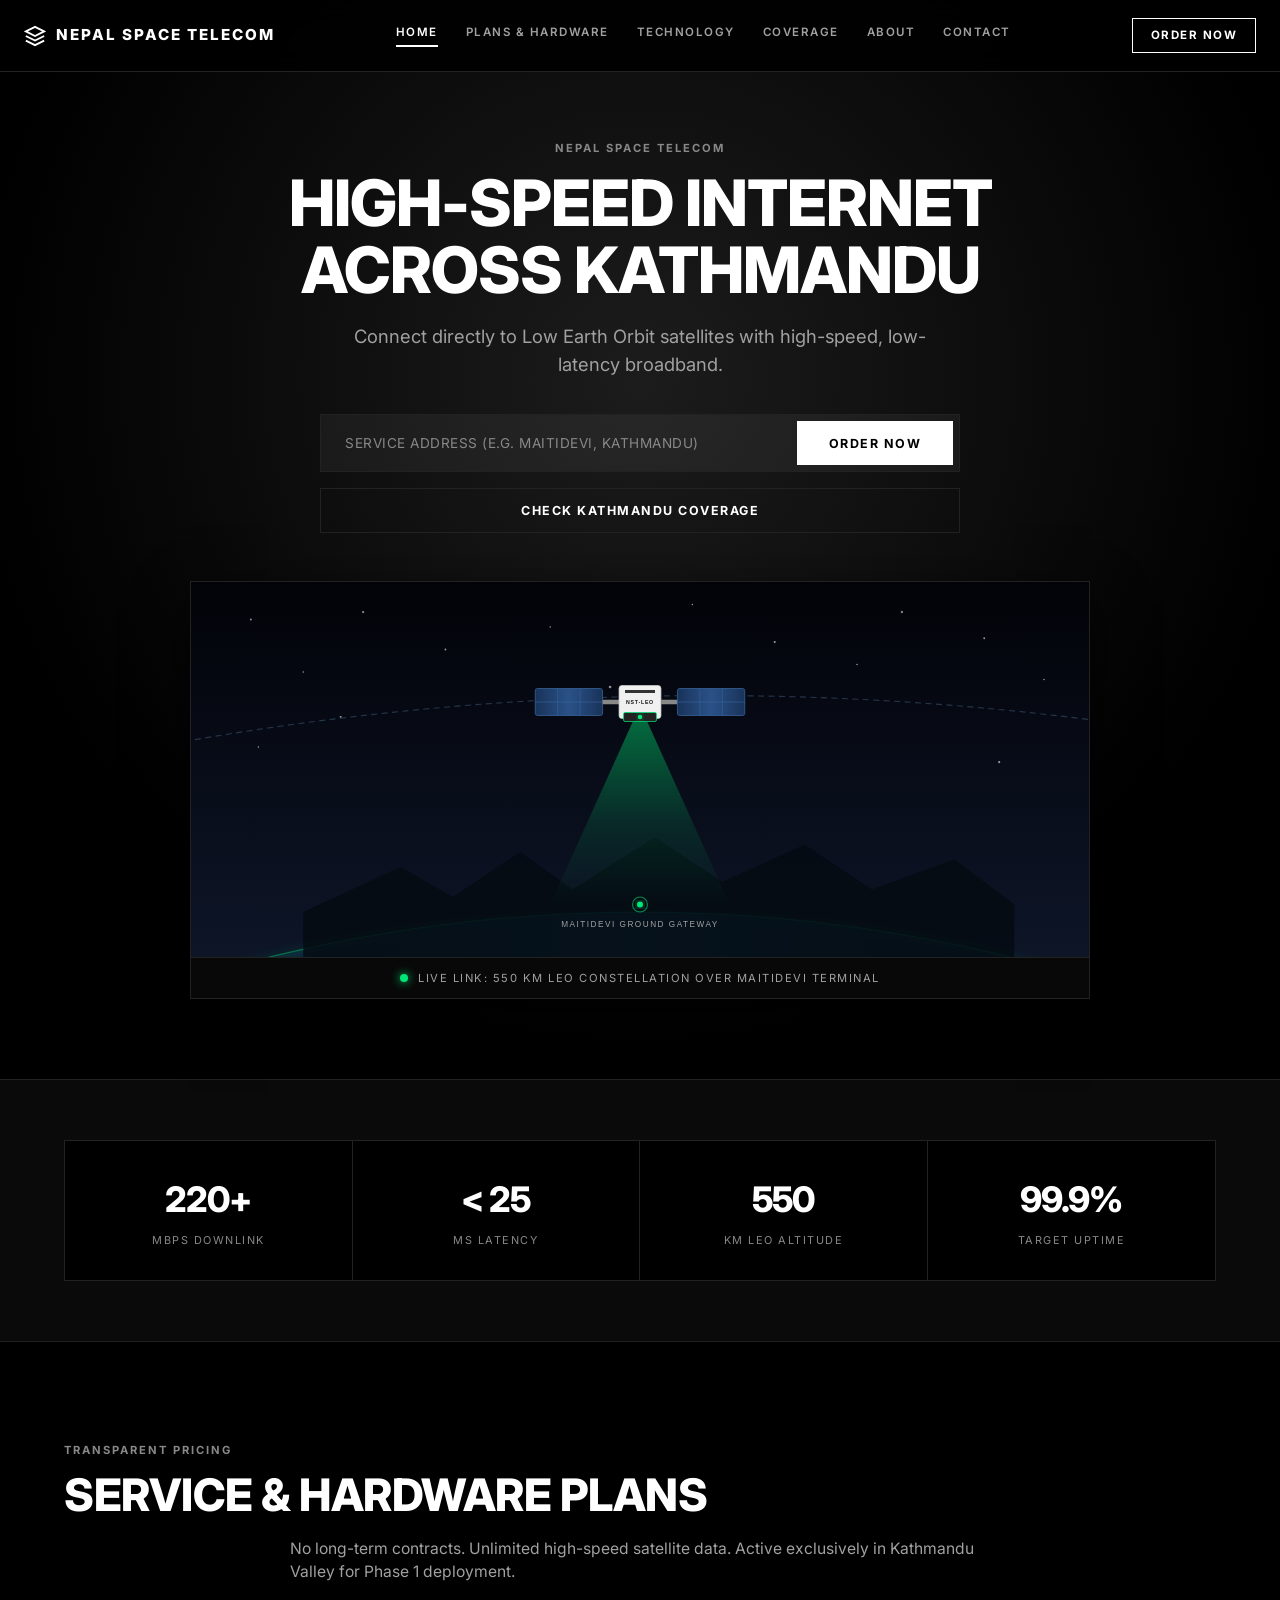
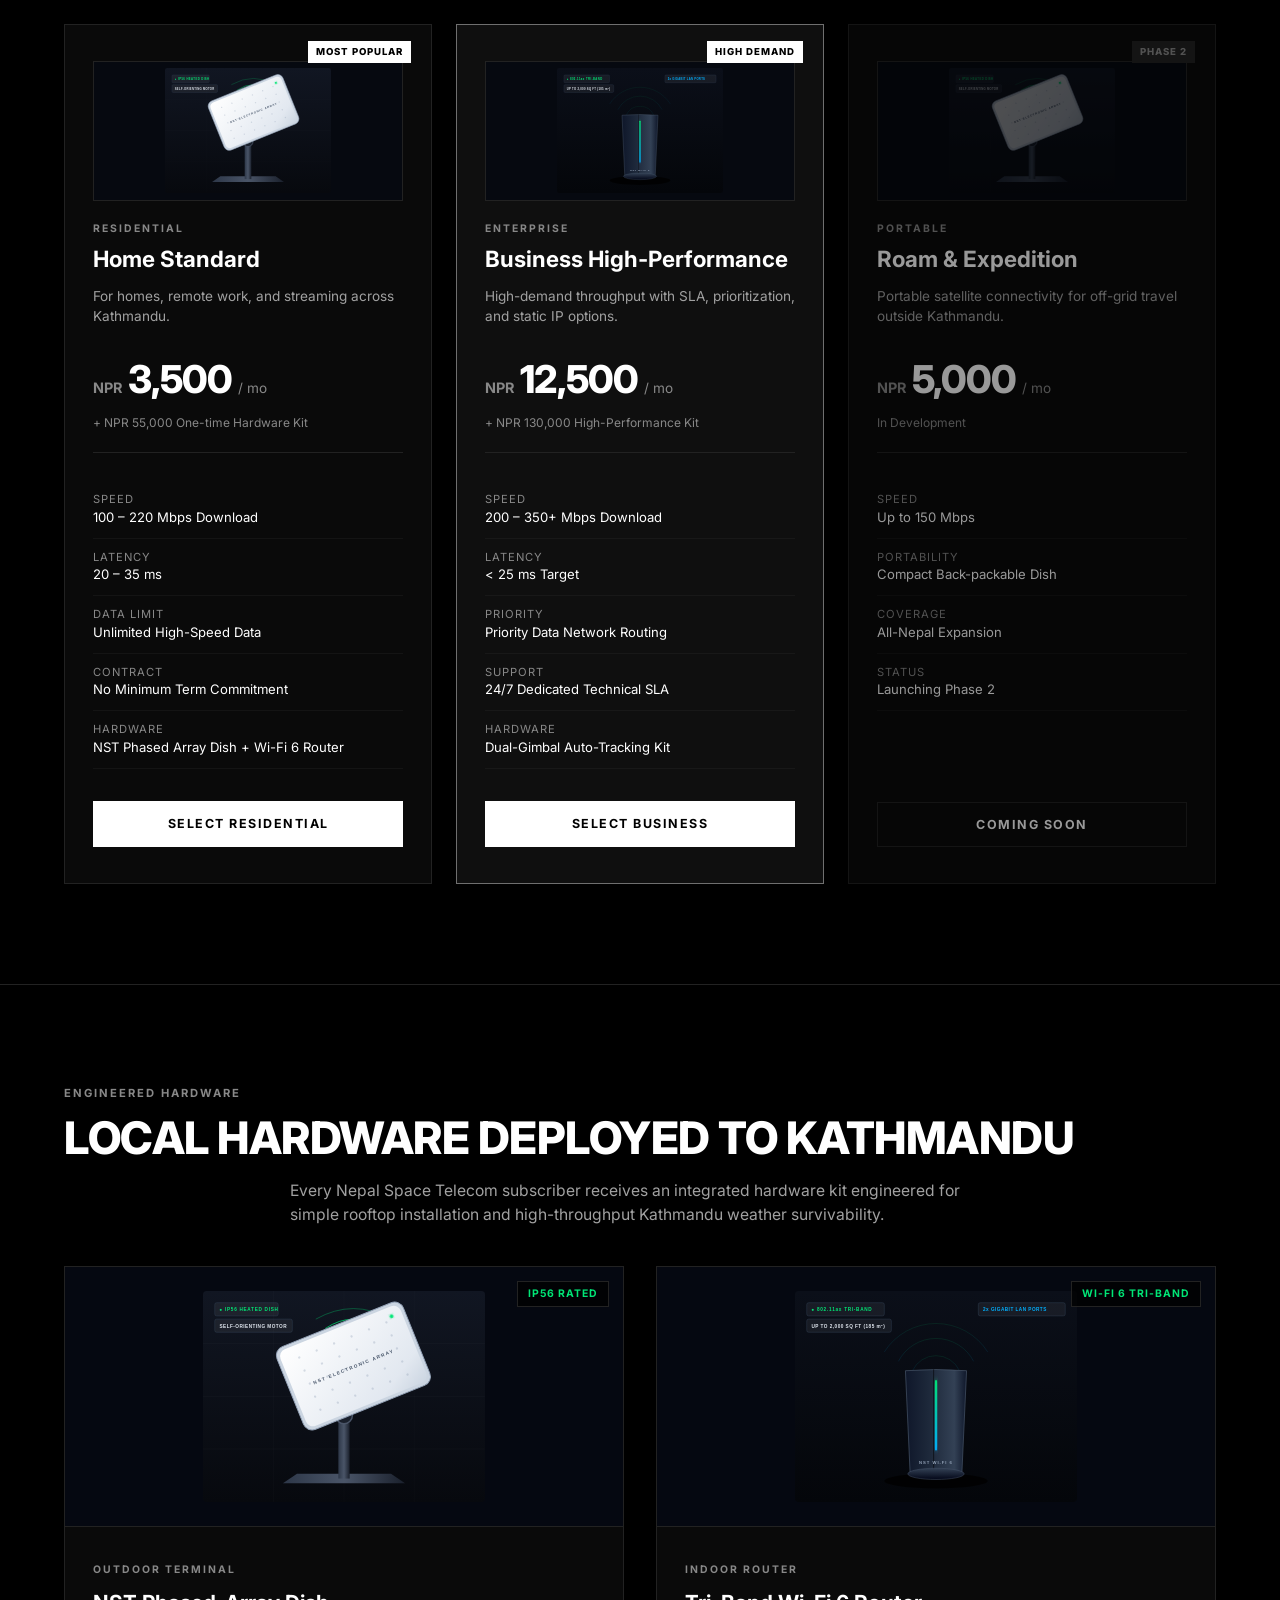
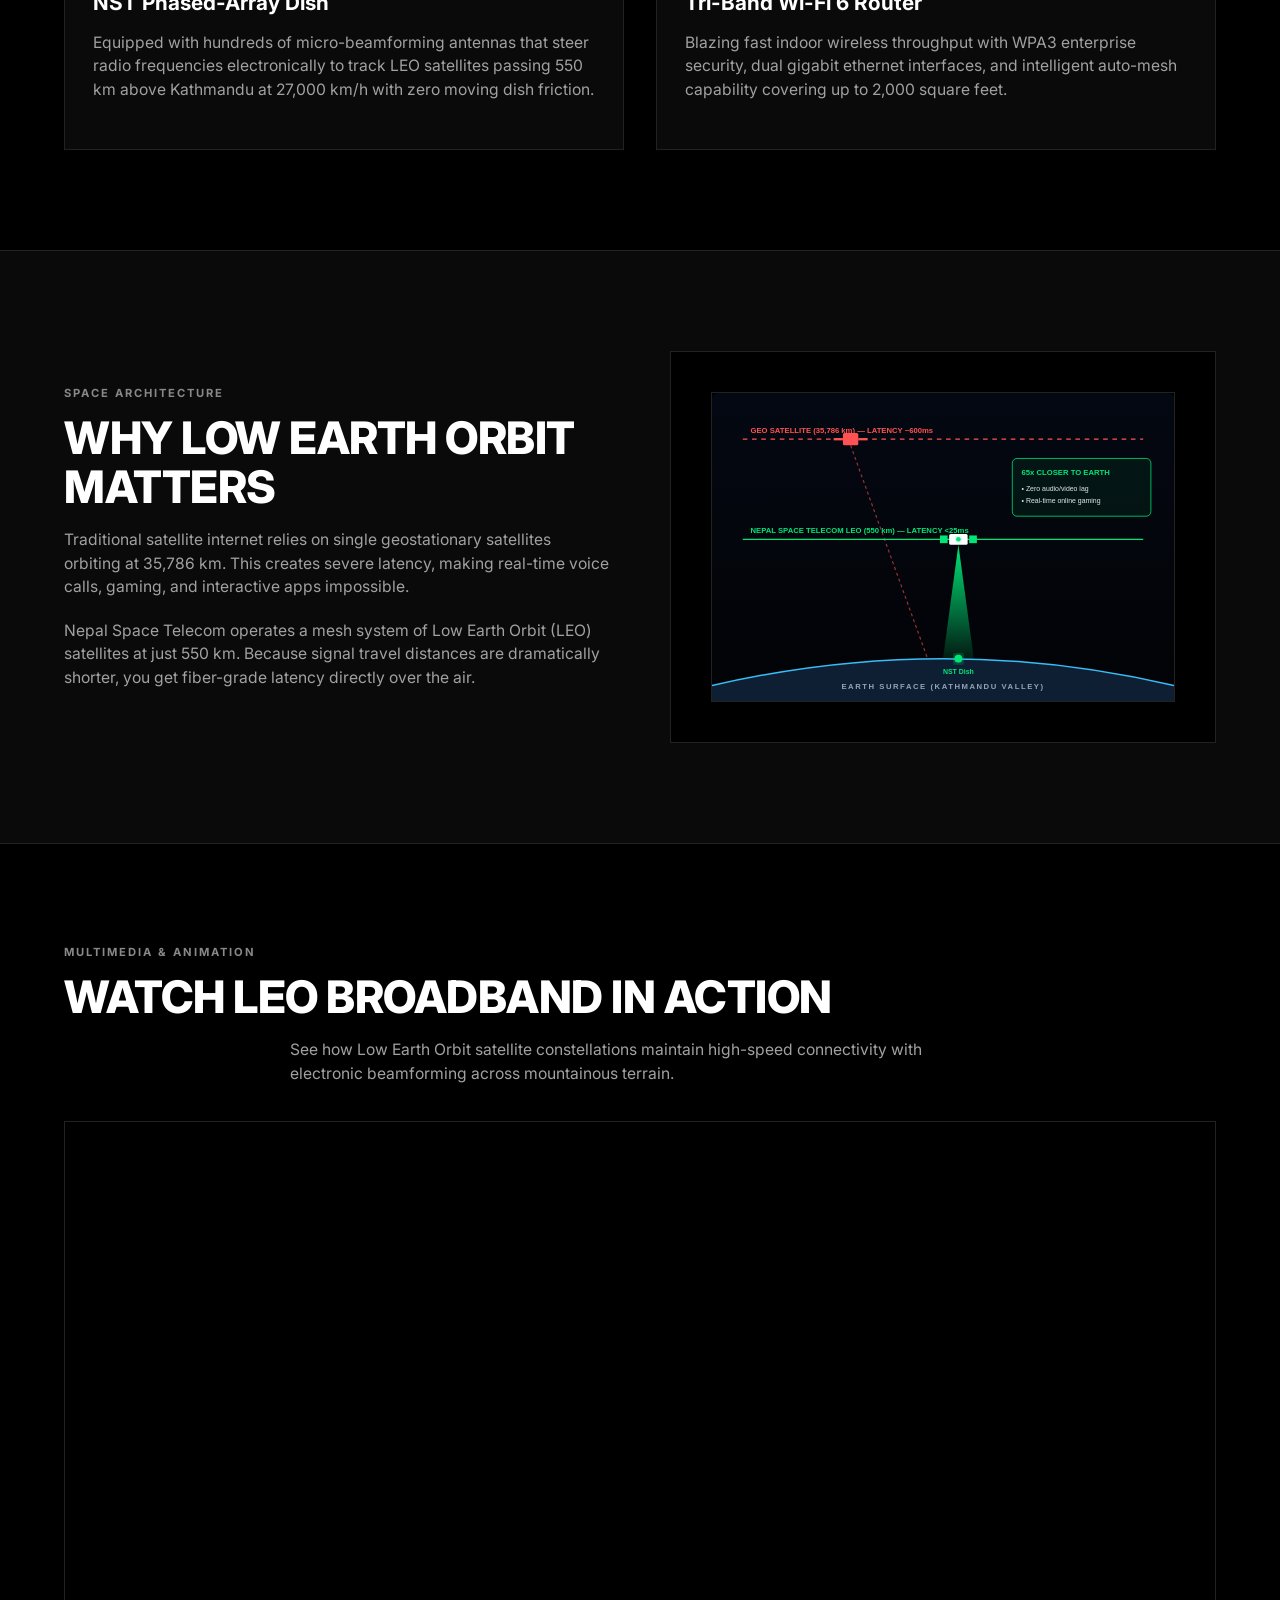
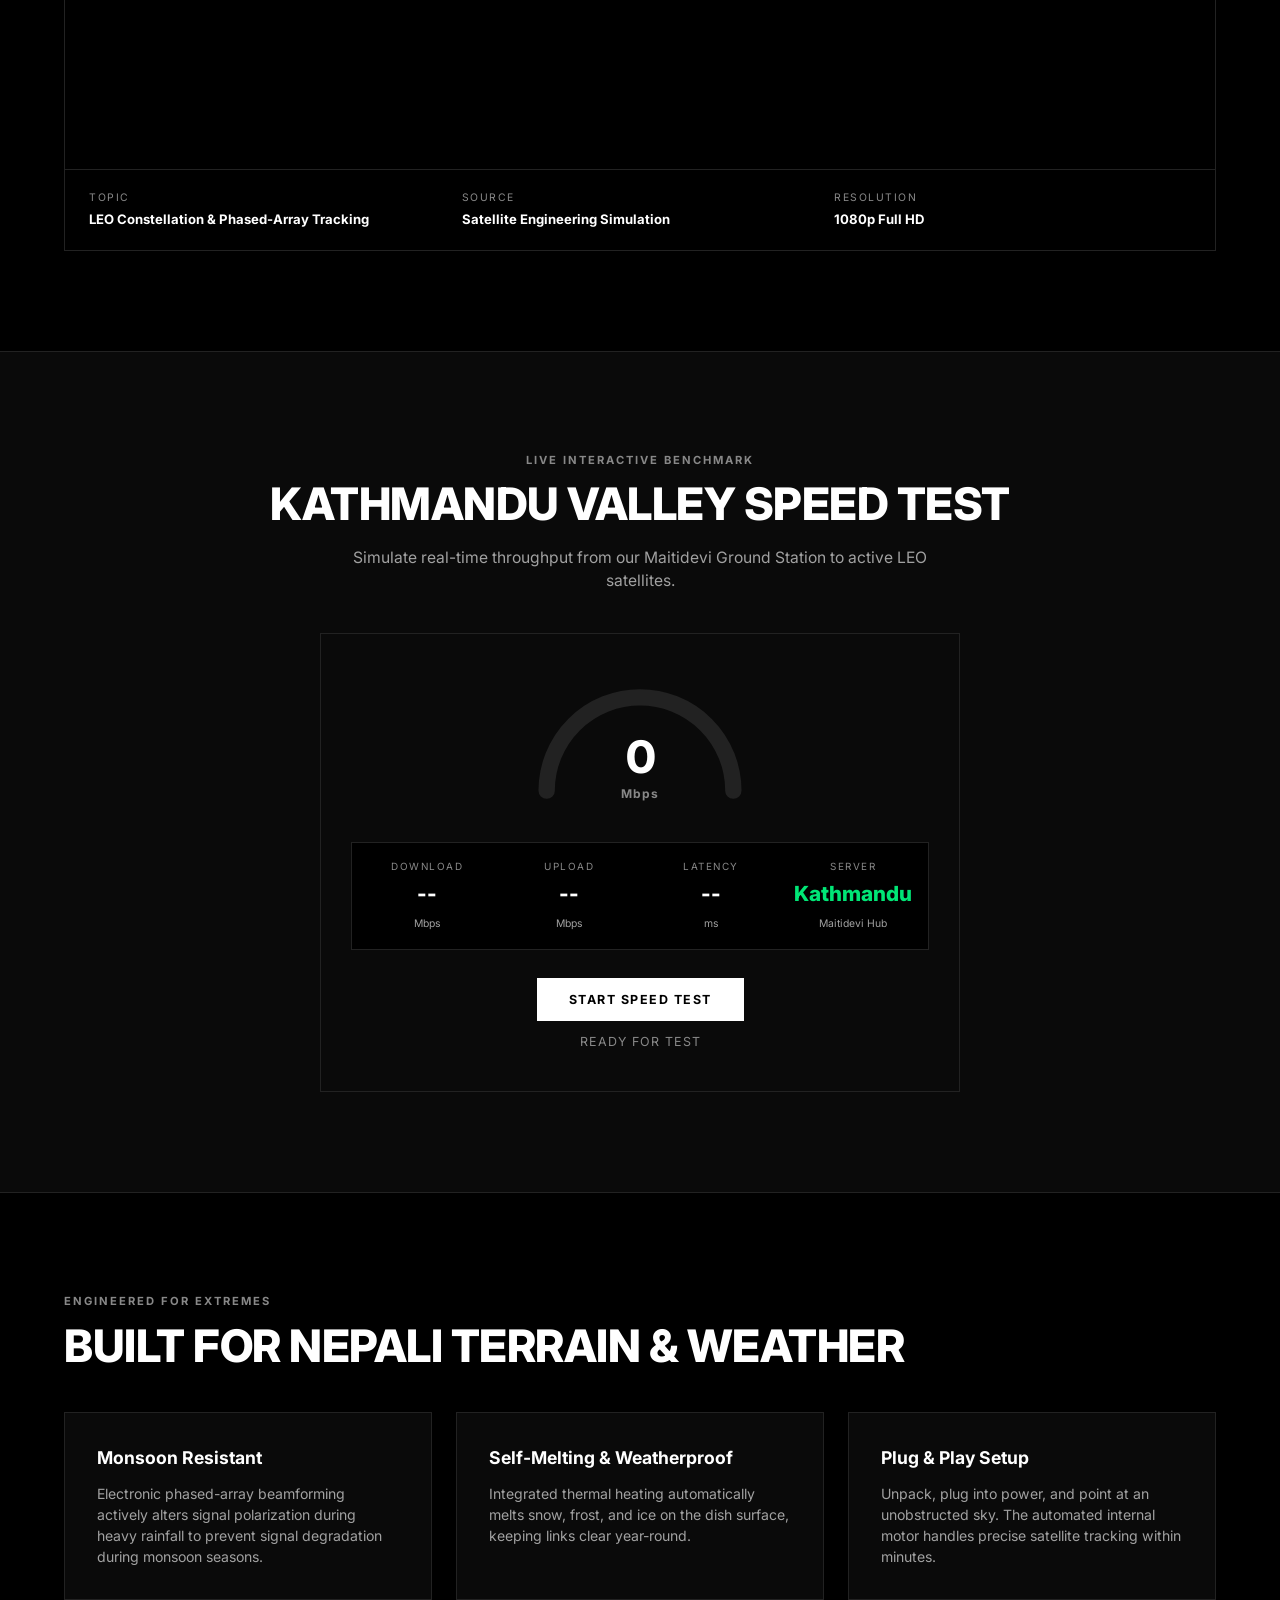
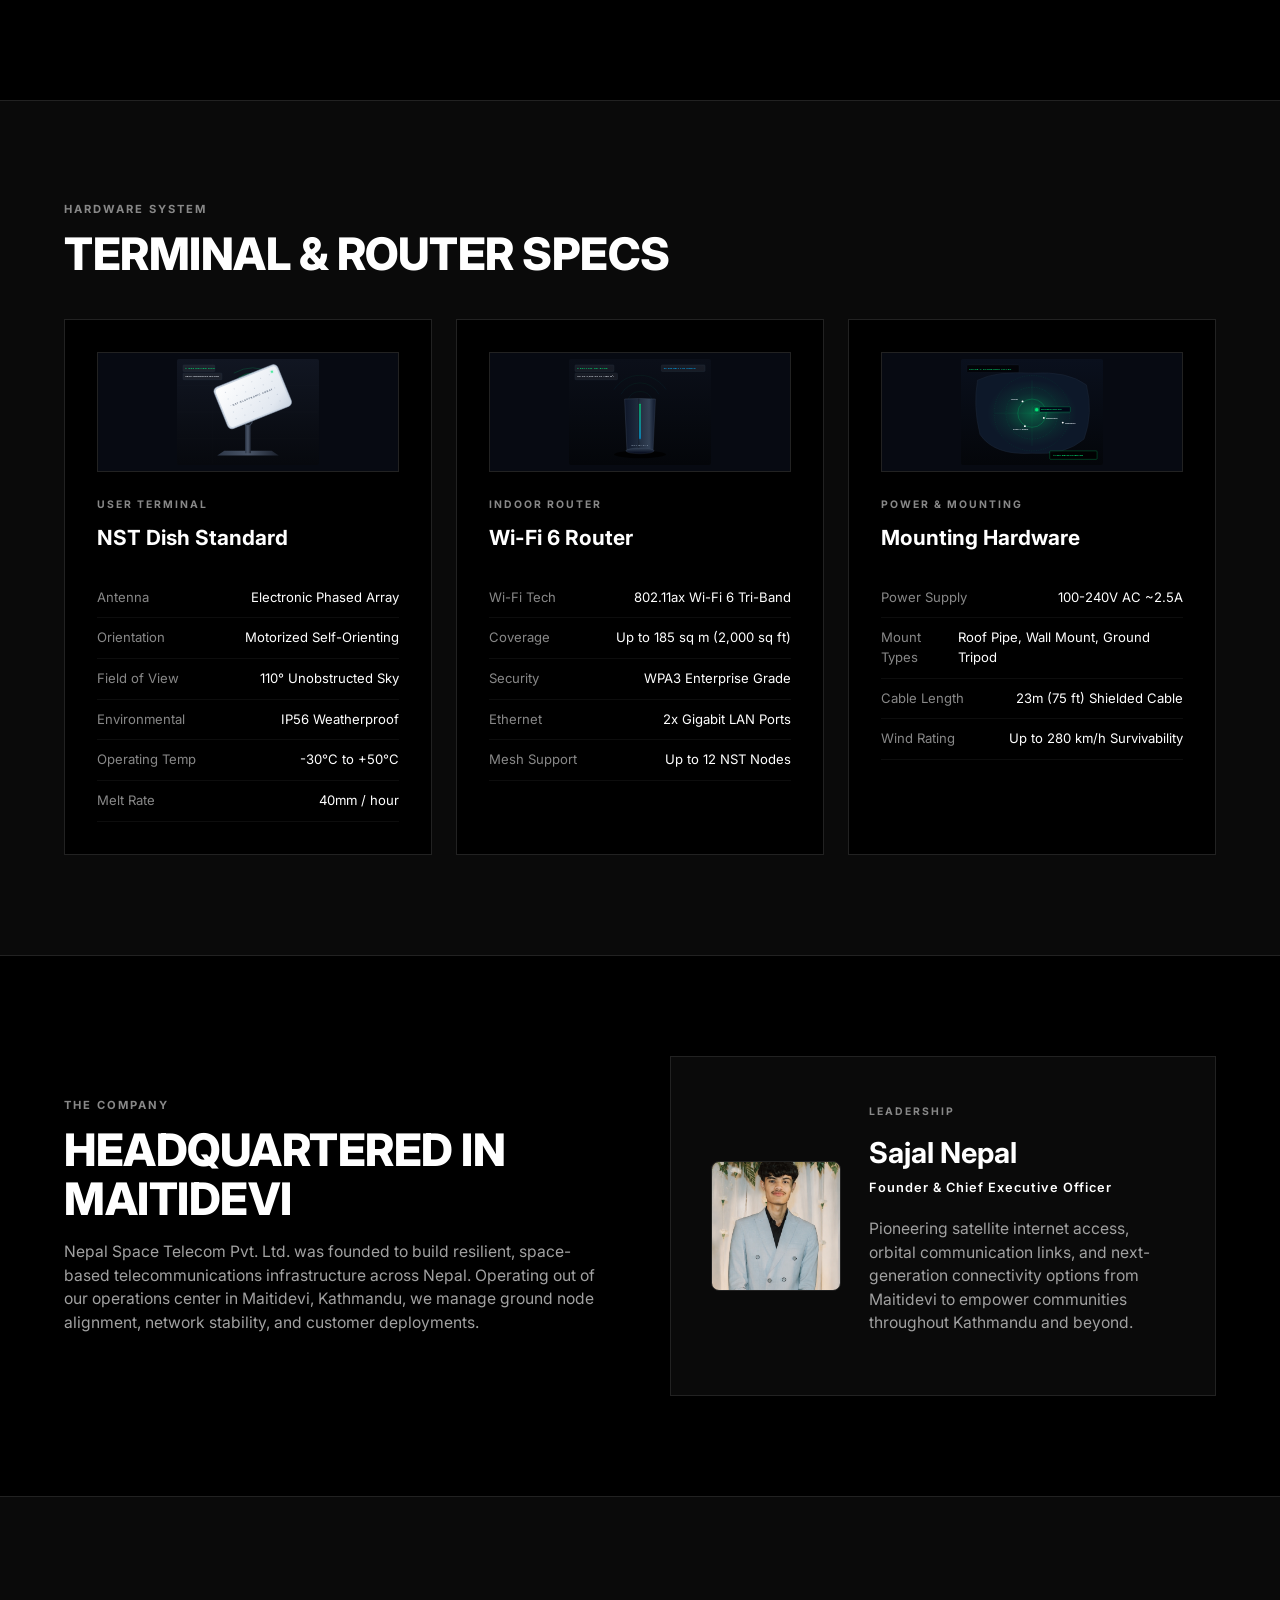
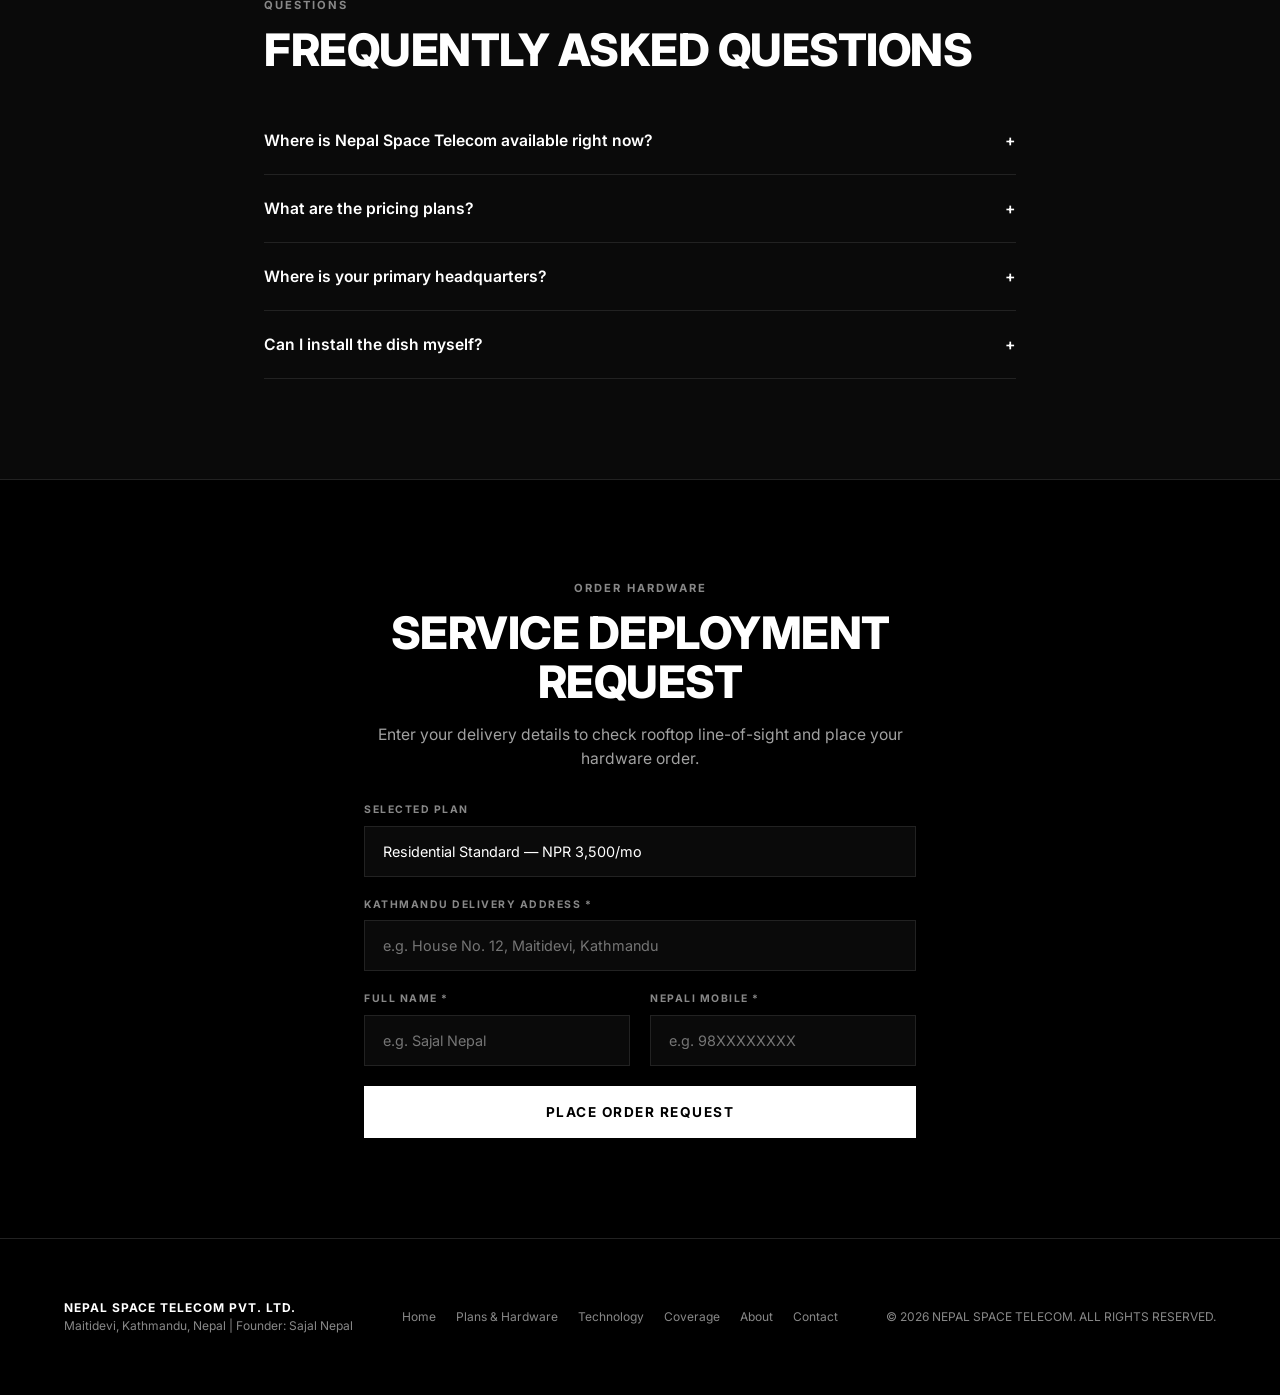
<file: index.html>
<!DOCTYPE html>
<html lang="en">
<head>
    <meta charset="UTF-8">
    <meta name="viewport" content="width=device-width, initial-scale=1.0">
    <title>Nepal Space Telecom | High-Speed LEO Broadband</title>
    <link rel="preconnect" href="https://fonts.googleapis.com">
    <link rel="preconnect" href="https://fonts.gstatic.com" crossorigin>
    <link href="https://fonts.googleapis.com/css2?family=Inter:wght@300;400;500;600;700;800&display=swap" rel="stylesheet">
    <link rel="icon" type="image/svg+xml" href="images/dish-terminal.svg">
    <link rel="stylesheet" href="style.css">
</head>
<body>

    <!-- Minimalist Nav Bar -->
    <nav class="nav" id="mainNav">
        <div class="nav-inner">
            <a href="index.html" class="logo">
                <svg width="22" height="22" viewBox="0 0 24 24" fill="none" stroke="currentColor" stroke-width="2">
                    <path d="M12 2L2 7l10 5 10-5-10-5zM2 17l10 5 10-5M2 12l10 5 10-5"/>
                </svg>
                <span>NEPAL SPACE TELECOM</span>
            </a>
            <div class="nav-links">
                <a href="index.html" class="active">HOME</a>
                <a href="plans.html">PLANS &amp; HARDWARE</a>
                <a href="technology.html">TECHNOLOGY</a>
                <a href="coverage.html">COVERAGE</a>
                <a href="about.html">ABOUT</a>
                <a href="contact.html">CONTACT</a>
            </div>
            <a href="contact.html" class="nav-cta">ORDER NOW</a>
        </div>
    </nav>

    <!-- Fullscreen Starlink Hero -->
    <section class="hero">
        <div class="hero-content">
            <span class="sub-heading">NEPAL SPACE TELECOM</span>
            <h1>HIGH-SPEED INTERNET<br>ACROSS KATHMANDU</h1>
            <p>Connect directly to Low Earth Orbit satellites with high-speed, low-latency broadband.</p>
        </div>

        <!-- Ultra-Minimal Starlink Search/Order Input Bar -->
        <div class="hero-search-box">
            <form id="heroOrderForm" class="hero-form">
                <input type="text" id="heroAddress" placeholder="SERVICE ADDRESS (E.G. MAITIDEVI, KATHMANDU)" required>
                <button type="submit" class="btn btn-white">ORDER NOW</button>
            </form>
            <div class="hero-secondary-btn">
                <button type="button" class="btn btn-outline" id="openCoverageBtn">CHECK KATHMANDU COVERAGE</button>
            </div>
        </div>

        <!-- Hero Panoramic Satellite Media Showcase -->
        <div class="hero-media-container">
            <img src="images/hero-satellite.svg" alt="Nepal Space Telecom LEO Satellite over Kathmandu Valley" class="hero-satellite-img">
            <div class="hero-media-caption">
                <span class="pulse-dot"></span>
                <span>LIVE LINK: 550 KM LEO CONSTELLATION OVER MAITIDEVI TERMINAL</span>
            </div>
        </div>
    </section>

    <!-- Scroll-Triggered Animated Stats -->
    <section class="stats-section border-top">
        <div class="container">
            <div class="stat-bar" id="statBar">
                <div class="stat-item">
                    <span class="stat-value"><span class="counter" data-target="220">0</span>+</span>
                    <span class="stat-label">Mbps Downlink</span>
                </div>
                <div class="stat-item">
                    <span class="stat-value">&lt; <span class="counter" data-target="25">0</span></span>
                    <span class="stat-label">ms Latency</span>
                </div>
                <div class="stat-item">
                    <span class="stat-value"><span class="counter" data-target="550">0</span></span>
                    <span class="stat-label">km LEO Altitude</span>
                </div>
                <div class="stat-item">
                    <span class="stat-value"><span class="counter" data-target="99">0</span>.9%</span>
                    <span class="stat-label">Target Uptime</span>
                </div>
            </div>
        </div>
    </section>

    <!-- Pricing & Service Plans Section -->
    <section id="plans" class="section border-top">
        <div class="container">
            <span class="sub-heading">TRANSPARENT PRICING</span>
            <h2>SERVICE & HARDWARE PLANS</h2>
            <p class="body-text max-w-700">No long-term contracts. Unlimited high-speed satellite data. Active exclusively in Kathmandu Valley for Phase 1 deployment.</p>

            <div class="plans-grid">
                <!-- Residential Plan -->
                <div class="plan-card">
                    <div class="plan-badge">MOST POPULAR</div>
                    <div class="plan-media">
                        <img src="images/dish-terminal.svg" alt="NST Phased Array Dish Terminal Standard Kit" class="plan-img">
                    </div>
                    <span class="plan-type">RESIDENTIAL</span>
                    <h3>Home Standard</h3>
                    <p class="plan-desc">For homes, remote work, and streaming across Kathmandu.</p>
                    
                    <div class="pricing-block">
                        <div class="price-main">
                            <span class="currency">NPR</span>
                            <span class="amount">3,500</span>
                            <span class="period">/ mo</span>
                        </div>
                        <div class="hardware-price">
                            + NPR 55,000 One-time Hardware Kit
                        </div>
                    </div>

                    <ul class="plan-features">
                        <li><span>Speed</span> 100 – 220 Mbps Download</li>
                        <li><span>Latency</span> 20 – 35 ms</li>
                        <li><span>Data Limit</span> Unlimited High-Speed Data</li>
                        <li><span>Contract</span> No Minimum Term Commitment</li>
                        <li><span>Hardware</span> NST Phased Array Dish + Wi-Fi 6 Router</li>
                    </ul>

                    <a href="contact.html?plan=Residential" class="btn btn-white btn-full select-plan-btn" data-plan="Residential Standard">SELECT RESIDENTIAL</a>
                </div>

                <!-- Business Plan -->
                <div class="plan-card highlighted-card">
                    <div class="plan-badge">HIGH DEMAND</div>
                    <div class="plan-media">
                        <img src="images/router-wifi6.svg" alt="NST Business High-Performance Kit with Wi-Fi 6" class="plan-img">
                    </div>
                    <span class="plan-type">ENTERPRISE</span>
                    <h3>Business High-Performance</h3>
                    <p class="plan-desc">High-demand throughput with SLA, prioritization, and static IP options.</p>

                    <div class="pricing-block">
                        <div class="price-main">
                            <span class="currency">NPR</span>
                            <span class="amount">12,500</span>
                            <span class="period">/ mo</span>
                        </div>
                        <div class="hardware-price">
                            + NPR 130,000 High-Performance Kit
                        </div>
                    </div>

                    <ul class="plan-features">
                        <li><span>Speed</span> 200 – 350+ Mbps Download</li>
                        <li><span>Latency</span> &lt; 25 ms Target</li>
                        <li><span>Priority</span> Priority Data Network Routing</li>
                        <li><span>Support</span> 24/7 Dedicated Technical SLA</li>
                        <li><span>Hardware</span> Dual-Gimbal Auto-Tracking Kit</li>
                    </ul>

                    <a href="contact.html?plan=Business" class="btn btn-white btn-full select-plan-btn" data-plan="Business High-Performance">SELECT BUSINESS</a>
                </div>

                <!-- Mobile / Roam (Coming Soon) -->
                <div class="plan-card disabled-card">
                    <div class="plan-badge coming-soon">PHASE 2</div>
                    <div class="plan-media">
                        <img src="images/dish-terminal.svg" alt="NST Roam & Expedition Compact Terminal" class="plan-img" style="opacity: 0.5;">
                    </div>
                    <span class="plan-type">PORTABLE</span>
                    <h3>Roam & Expedition</h3>
                    <p class="plan-desc">Portable satellite connectivity for off-grid travel outside Kathmandu.</p>

                    <div class="pricing-block">
                        <div class="price-main">
                            <span class="currency">NPR</span>
                            <span class="amount">5,000</span>
                            <span class="period">/ mo</span>
                        </div>
                        <div class="hardware-price">
                            In Development
                        </div>
                    </div>

                    <ul class="plan-features">
                        <li><span>Speed</span> Up to 150 Mbps</li>
                        <li><span>Portability</span> Compact Back-packable Dish</li>
                        <li><span>Coverage</span> All-Nepal Expansion</li>
                        <li><span>Status</span> Launching Phase 2</li>
                    </ul>

                    <button type="button" class="btn btn-outline btn-full" disabled>COMING SOON</button>
                </div>
            </div>
        </div>
    </section>

    <!-- Dedicated Hardware Spotlight Showcase -->
    <section id="hardware" class="section border-top">
        <div class="container">
            <span class="sub-heading">ENGINEERED HARDWARE</span>
            <h2>LOCAL HARDWARE DEPLOYED TO KATHMANDU</h2>
            <p class="body-text max-w-700">Every Nepal Space Telecom subscriber receives an integrated hardware kit engineered for simple rooftop installation and high-throughput Kathmandu weather survivability.</p>

            <div class="hardware-grid">
                <div class="hardware-item">
                    <div class="hardware-img-container">
                        <img src="images/dish-terminal.svg" alt="NST Phased Array Dish Antenna" class="hardware-img">
                        <div class="hardware-tag">IP56 RATED</div>
                    </div>
                    <div class="hardware-info">
                        <span class="spec-category">OUTDOOR TERMINAL</span>
                        <h3>NST Phased-Array Dish</h3>
                        <p class="body-text">Equipped with hundreds of micro-beamforming antennas that steer radio frequencies electronically to track LEO satellites passing 550 km above Kathmandu at 27,000 km/h with zero moving dish friction.</p>
                    </div>
                </div>

                <div class="hardware-item">
                    <div class="hardware-img-container">
                        <img src="images/router-wifi6.svg" alt="NST Tri-Band Wi-Fi 6 Indoor Router" class="hardware-img">
                        <div class="hardware-tag">WI-FI 6 TRI-BAND</div>
                    </div>
                    <div class="hardware-info">
                        <span class="spec-category">INDOOR ROUTER</span>
                        <h3>Tri-Band Wi-Fi 6 Router</h3>
                        <p class="body-text">Blazing fast indoor wireless throughput with WPA3 enterprise security, dual gigabit ethernet interfaces, and intelligent auto-mesh capability covering up to 2,000 square feet.</p>
                    </div>
                </div>
            </div>
        </div>
    </section>

    <!-- Deep Dive Technology Overview -->
    <section id="technology" class="section border-top bg-darker">
        <div class="container">
            <div class="grid-2">
                <div>
                    <span class="sub-heading">SPACE ARCHITECTURE</span>
                    <h2>WHY LOW EARTH ORBIT MATTERS</h2>
                    <p class="body-text">Traditional satellite internet relies on single geostationary satellites orbiting at 35,786 km. This creates severe latency, making real-time voice calls, gaming, and interactive apps impossible.</p>
                    <p class="body-text">Nepal Space Telecom operates a mesh system of Low Earth Orbit (LEO) satellites at just 550 km. Because signal travel distances are dramatically shorter, you get fiber-grade latency directly over the air.</p>
                </div>
                <div class="tech-graphic-box">
                    <img src="images/technology-orbit.svg" alt="Low Earth Orbit vs Geostationary Architecture Diagram" class="tech-orbit-img">
                </div>
            </div>
        </div>
    </section>

    <!-- Multimedia & Video Showcase Section -->
    <section id="multimedia" class="section border-top">
        <div class="container">
            <span class="sub-heading">MULTIMEDIA &amp; ANIMATION</span>
            <h2>WATCH LEO BROADBAND IN ACTION</h2>
            <p class="body-text max-w-700">See how Low Earth Orbit satellite constellations maintain high-speed connectivity with electronic beamforming across mountainous terrain.</p>

            <div class="video-container-card">
                <div class="video-responsive-wrapper">
                    <iframe 
                        src="https://www.youtube-nocookie.com/embed/giQ8xEWjnBs?rel=0&modestbranding=1" 
                        title="How LEO Satellite Internet Works - Animation &amp; Technology" 
                        allow="accelerometer; autoplay; clipboard-write; encrypted-media; gyroscope; picture-in-picture" 
                        allowfullscreen 
                        loading="lazy">
                    </iframe>
                </div>
                <div class="video-meta-bar">
                    <div class="video-meta-item">
                        <span class="meta-label">TOPIC</span>
                        <strong>LEO Constellation &amp; Phased-Array Tracking</strong>
                    </div>
                    <div class="video-meta-item">
                        <span class="meta-label">SOURCE</span>
                        <strong>Satellite Engineering Simulation</strong>
                    </div>
                    <div class="video-meta-item">
                        <span class="meta-label">RESOLUTION</span>
                        <strong>1080p Full HD</strong>
                    </div>
                </div>
            </div>
        </div>
    </section>

    <!-- Interactive Broadband Speed Test Section -->
    <section id="speedtest" class="section border-top bg-darker">
        <div class="container text-center">
            <span class="sub-heading">LIVE INTERACTIVE BENCHMARK</span>
            <h2>KATHMANDU VALLEY SPEED TEST</h2>
            <p class="body-text max-w-600">Simulate real-time throughput from our Maitidevi Ground Station to active LEO satellites.</p>

            <div class="speedtest-box">
                <div class="gauge-wrapper">
                    <svg class="speed-gauge" viewBox="0 0 200 120">
                        <path d="M 20 100 A 80 80 0 0 1 180 100" fill="none" stroke="#222222" stroke-width="14" stroke-linecap="round"/>
                        <path id="gaugeProgress" d="M 20 100 A 80 80 0 0 1 180 100" fill="none" stroke="#00e676" stroke-width="14" stroke-dasharray="251.2" stroke-dashoffset="251.2" stroke-linecap="round"/>
                    </svg>
                    <div class="gauge-readout">
                        <span id="speedValue" class="gauge-number">0</span>
                        <span class="gauge-unit">Mbps</span>
                    </div>
                </div>

                <div class="speedtest-results">
                    <div class="res-card">
                        <span class="res-label">DOWNLOAD</span>
                        <strong id="downResult">--</strong>
                        <small>Mbps</small>
                    </div>
                    <div class="res-card">
                        <span class="res-label">UPLOAD</span>
                        <strong id="upResult">--</strong>
                        <small>Mbps</small>
                    </div>
                    <div class="res-card">
                        <span class="res-label">LATENCY</span>
                        <strong id="pingResult">--</strong>
                        <small>ms</small>
                    </div>
                    <div class="res-card">
                        <span class="res-label">SERVER</span>
                        <strong class="highlight-green">Kathmandu</strong>
                        <small>Maitidevi Hub</small>
                    </div>
                </div>

                <div class="speedtest-actions">
                    <button type="button" class="btn btn-white" id="startSpeedTestBtn">START SPEED TEST</button>
                    <span id="testStatusText" class="test-status">Ready for test</span>
                </div>
            </div>
        </div>
    </section>

    <!-- Feature Block Grid -->
    <section class="section border-top">
        <div class="container">
            <span class="sub-heading">ENGINEERED FOR EXTREMES</span>
            <h2>BUILT FOR NEPALI TERRAIN & WEATHER</h2>
            <div class="feature-grid">
                <div class="feature-card">
                    <h3>Monsoon Resistant</h3>
                    <p>Electronic phased-array beamforming actively alters signal polarization during heavy rainfall to prevent signal degradation during monsoon seasons.</p>
                </div>
                <div class="feature-card">
                    <h3>Self-Melting & Weatherproof</h3>
                    <p>Integrated thermal heating automatically melts snow, frost, and ice on the dish surface, keeping links clear year-round.</p>
                </div>
                <div class="feature-card">
                    <h3>Plug & Play Setup</h3>
                    <p>Unpack, plug into power, and point at an unobstructed sky. The automated internal motor handles precise satellite tracking within minutes.</p>
                </div>
            </div>
        </div>
    </section>

    <!-- Hardware Specifications Grid -->
    <section id="specs" class="section border-top bg-darker">
        <div class="container">
            <span class="sub-heading">HARDWARE SYSTEM</span>
            <h2>TERMINAL & ROUTER SPECS</h2>
            <div class="specs-grid">
                <div class="spec-card">
                    <div class="spec-img-box">
                        <img src="images/dish-terminal.svg" alt="NST Standard Dish Terminal Graphic" class="spec-img">
                    </div>
                    <span class="spec-category">USER TERMINAL</span>
                    <h3>NST Dish Standard</h3>
                    <ul class="spec-list">
                        <li><span>Antenna</span> Electronic Phased Array</li>
                        <li><span>Orientation</span> Motorized Self-Orienting</li>
                        <li><span>Field of View</span> 110° Unobstructed Sky</li>
                        <li><span>Environmental</span> IP56 Weatherproof</li>
                        <li><span>Operating Temp</span> -30°C to +50°C</li>
                        <li><span>Melt Rate</span> 40mm / hour</li>
                    </ul>
                </div>
                <div class="spec-card">
                    <div class="spec-img-box">
                        <img src="images/router-wifi6.svg" alt="NST Indoor Wi-Fi 6 Router Graphic" class="spec-img">
                    </div>
                    <span class="spec-category">INDOOR ROUTER</span>
                    <h3>Wi-Fi 6 Router</h3>
                    <ul class="spec-list">
                        <li><span>Wi-Fi Tech</span> 802.11ax Wi-Fi 6 Tri-Band</li>
                        <li><span>Coverage</span> Up to 185 sq m (2,000 sq ft)</li>
                        <li><span>Security</span> WPA3 Enterprise Grade</li>
                        <li><span>Ethernet</span> 2x Gigabit LAN Ports</li>
                        <li><span>Mesh Support</span> Up to 12 NST Nodes</li>
                    </ul>
                </div>
                <div class="spec-card">
                    <div class="spec-img-box mounting-box">
                        <img src="images/coverage-kathmandu.svg" alt="NST Mounting and Coverage Grid" class="spec-img">
                    </div>
                    <span class="spec-category">POWER & MOUNTING</span>
                    <h3>Mounting Hardware</h3>
                    <ul class="spec-list">
                        <li><span>Power Supply</span> 100-240V AC ~2.5A</li>
                        <li><span>Mount Types</span> Roof Pipe, Wall Mount, Ground Tripod</li>
                        <li><span>Cable Length</span> 23m (75 ft) Shielded Cable</li>
                        <li><span>Wind Rating</span> Up to 280 km/h Survivability</li>
                    </ul>
                </div>
            </div>
        </div>
    </section>

    <!-- Founder & Company Information -->
    <section id="about" class="section border-top">
        <div class="container">
            <div class="grid-2">
                <div>
                    <span class="sub-heading">THE COMPANY</span>
                    <h2>HEADQUARTERED IN MAITIDEVI</h2>
                    <p class="body-text">Nepal Space Telecom Pvt. Ltd. was founded to build resilient, space-based telecommunications infrastructure across Nepal. Operating out of our operations center in Maitidevi, Kathmandu, we manage ground node alignment, network stability, and customer deployments.</p>
                </div>
                <div class="founder-card">
                    <div class="founder-flex">
                        <img src="images/founder-sajal.png" alt="Founder Sajal Nepal Profile" class="founder-avatar-img">
                        <div class="founder-details">
                            <span class="spec-category">LEADERSHIP</span>
                            <h3>Sajal Nepal</h3>
                            <p class="founder-title">Founder & Chief Executive Officer</p>
                            <p class="body-text">Pioneering satellite internet access, orbital communication links, and next-generation connectivity options from Maitidevi to empower communities throughout Kathmandu and beyond.</p>
                        </div>
                    </div>
                </div>
            </div>
        </div>
    </section>

    <!-- FAQ Section -->
    <section id="faq" class="section border-top bg-darker">
        <div class="container max-w-800">
            <span class="sub-heading">QUESTIONS</span>
            <h2>FREQUENTLY ASKED QUESTIONS</h2>
            <div class="faq-list">
                <div class="faq-item">
                    <button class="faq-question" type="button">Where is Nepal Space Telecom available right now? <span class="icon">+</span></button>
                    <div class="faq-answer">
                        <p>Phase 1 deployment is active exclusively within Kathmandu Valley (including Maitidevi, Baneshwor, Thamel, Patan, and Bhaktapur). Nationwide expansion begins in Phase 2.</p>
                    </div>
                </div>
                <div class="faq-item">
                    <button class="faq-question" type="button">What are the pricing plans? <span class="icon">+</span></button>
                    <div class="faq-answer">
                        <p>The Residential Plan is NPR 3,500/month with a one-time NPR 55,000 Hardware Kit. The Business Plan is NPR 12,500/month with a NPR 130,000 High-Performance Hardware Kit.</p>
                    </div>
                </div>
                <div class="faq-item">
                    <button class="faq-question" type="button">Where is your primary headquarters? <span class="icon">+</span></button>
                    <div class="faq-answer">
                        <p>Our company headquarters and primary deployment hub are located in Maitidevi, Kathmandu, led by Founder Sajal Nepal.</p>
                    </div>
                </div>
                <div class="faq-item">
                    <button class="faq-question" type="button">Can I install the dish myself? <span class="icon">+</span></button>
                    <div class="faq-answer">
                        <p>Yes! Every kit comes with everything required to install on your roof or open area. Our Maitidevi engineering team also offers optional setup support across Kathmandu.</p>
                    </div>
                </div>
            </div>
        </div>
    </section>

    <!-- Ultra-Minimal Starlink Checkout Form Section -->
    <section id="order" class="section border-top">
        <div class="container max-w-600">
            <div class="form-header text-center">
                <span class="sub-heading">ORDER HARDWARE</span>
                <h2>SERVICE DEPLOYMENT REQUEST</h2>
                <p class="body-text">Enter your delivery details to check rooftop line-of-sight and place your hardware order.</p>
            </div>

            <div id="successBanner" class="success-banner">
                ✔ Order received! Our Maitidevi logistics team will contact you within 24 hours.
            </div>

            <!-- Ultra Minimal Form -->
            <form id="orderForm" class="starlink-minimal-form" novalidate>
                <div class="field-group">
                    <label for="selectedPlanInput">SELECTED PLAN</label>
                    <select id="selectedPlanInput" class="minimal-input">
                        <option value="Residential Standard">Residential Standard — NPR 3,500/mo</option>
                        <option value="Business High-Performance">Business High-Performance — NPR 12,500/mo</option>
                    </select>
                </div>

                <div class="field-group">
                    <label for="fullAddress">KATHMANDU DELIVERY ADDRESS *</label>
                    <input type="text" id="fullAddress" class="minimal-input" placeholder="e.g. House No. 12, Maitidevi, Kathmandu" required>
                    <span class="field-error" id="errAddress">Please enter your Kathmandu address.</span>
                </div>

                <div class="field-row">
                    <div class="field-group">
                        <label for="custName">FULL NAME *</label>
                        <input type="text" id="custName" class="minimal-input" placeholder="e.g. Sajal Nepal" required>
                        <span class="field-error" id="errName">Please enter your full name.</span>
                    </div>

                    <div class="field-group">
                        <label for="custPhone">NEPALI MOBILE *</label>
                        <input type="tel" id="custPhone" class="minimal-input" placeholder="e.g. 98XXXXXXXX" required>
                        <span class="field-error" id="errPhone">Enter a valid 10-digit phone number.</span>
                    </div>
                </div>

                <button type="submit" class="btn btn-white btn-full btn-large">PLACE ORDER REQUEST</button>
            </form>
        </div>
    </section>

    <!-- Footer -->
    <footer class="footer border-top">
        <div class="container footer-inner">
            <div class="footer-brand">
                <strong>NEPAL SPACE TELECOM PVT. LTD.</strong>
                <p>Maitidevi, Kathmandu, Nepal | Founder: Sajal Nepal</p>
            </div>
            <div class="footer-links">
                <a href="index.html">Home</a>
                <a href="plans.html">Plans &amp; Hardware</a>
                <a href="technology.html">Technology</a>
                <a href="coverage.html">Coverage</a>
                <a href="about.html">About</a>
                <a href="contact.html">Contact</a>
            </div>
            <div class="footer-copy">
                &copy; 2026 NEPAL SPACE TELECOM. ALL RIGHTS RESERVED.
            </div>
        </div>
    </footer>

    <!-- Kathmandu Radar Modal -->
    <div class="modal-overlay" id="coverageModal">
        <div class="modal-box">
            <button class="modal-close" id="closeModalBtn" type="button">&times;</button>
            <span class="sub-heading">COVERAGE STATUS</span>
            <h3>NETWORK AVAILABILITY</h3>
            
            <div class="modal-map-preview">
                <img src="images/coverage-kathmandu.svg" alt="Kathmandu Valley Satellite Coverage Map" class="modal-coverage-img">
            </div>

            <div class="coverage-badge-box">
                <span class="status-indicator active"></span>
                <span class="status-text">CURRENTLY AVAILABLE ONLY IN KATHMANDU</span>
            </div>

            <p class="body-text modal-desc">
                Active service is exclusively online for <strong>Kathmandu Valley</strong> (Maitidevi, Lalitpur, Bhaktapur, and Thamel). Outer district satellite relays are currently undergoing testing for Phase 2 rollout.
            </p>

            <a href="contact.html" class="btn btn-white btn-full" id="modalQuoteBtn">ORDER FOR KATHMANDU</a>
        </div>
    </div>

    <script src="script.js"></script>
</body>
</html>
</file>
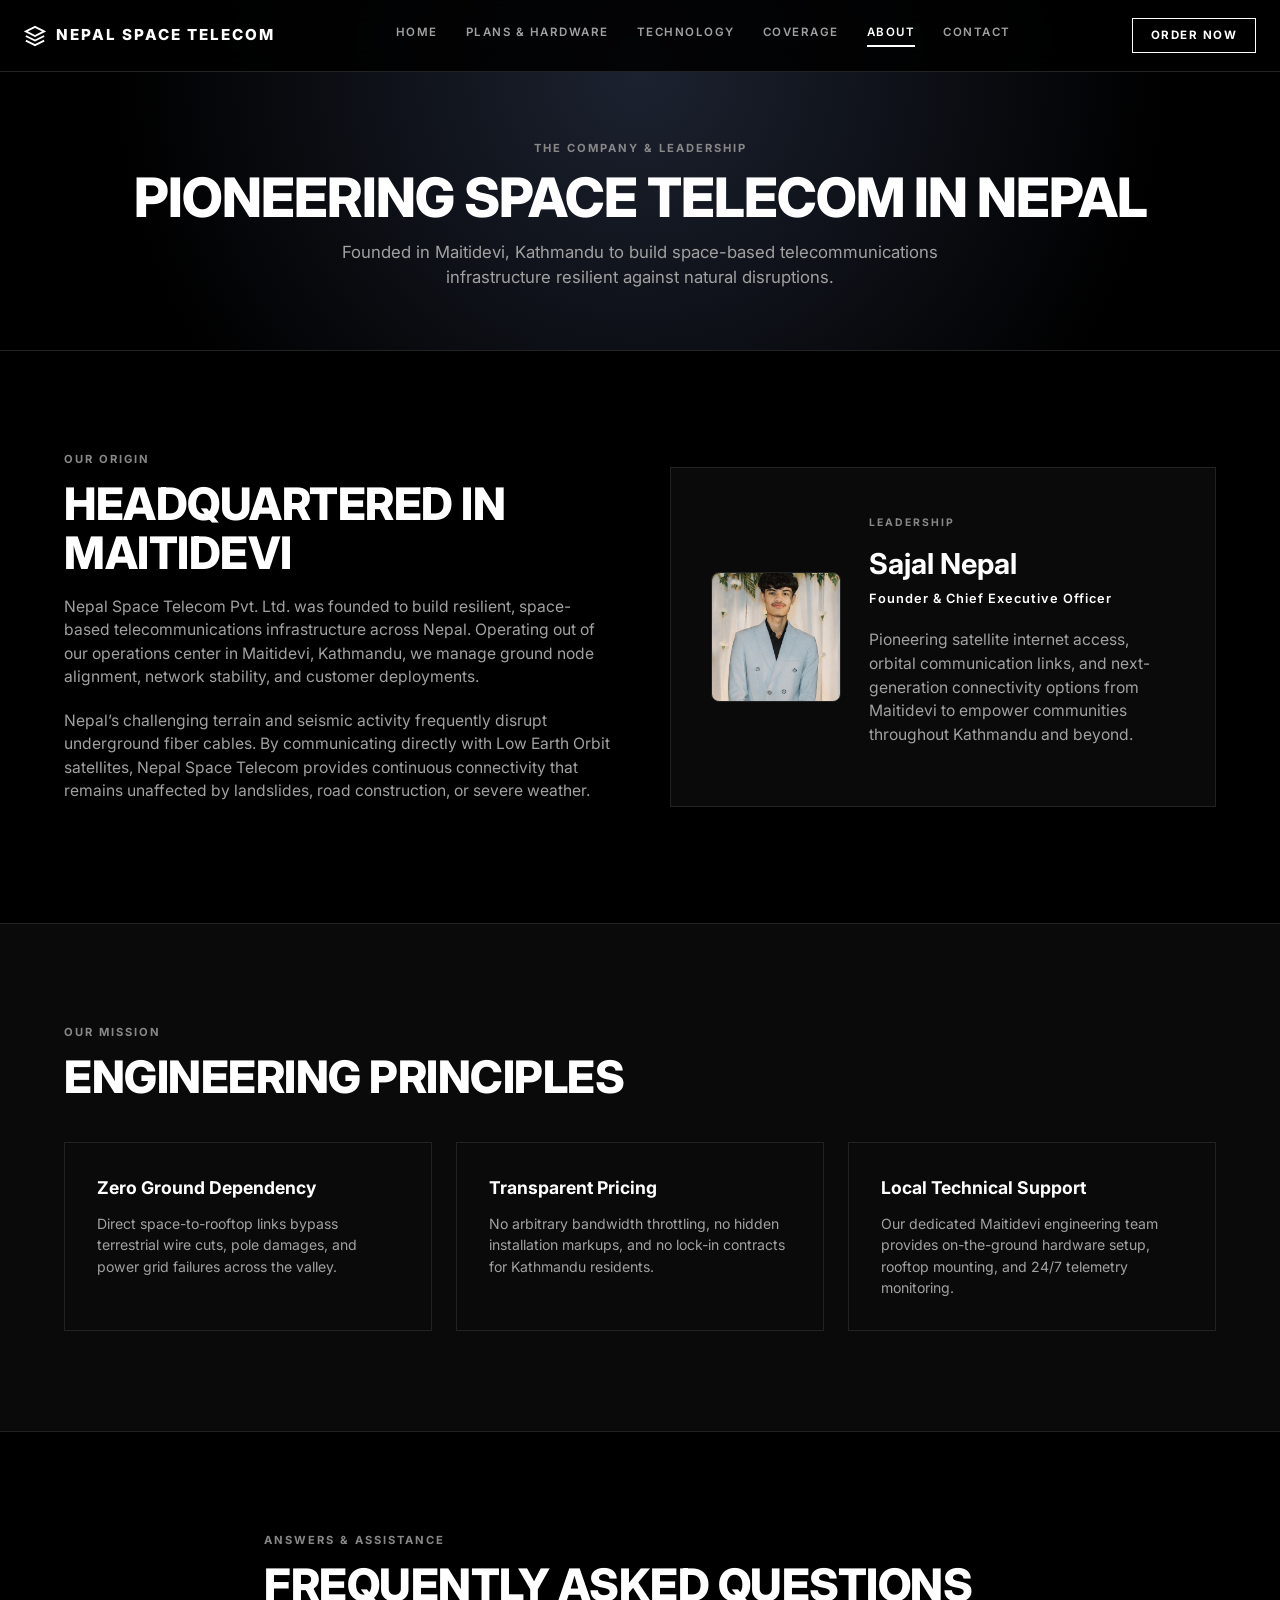
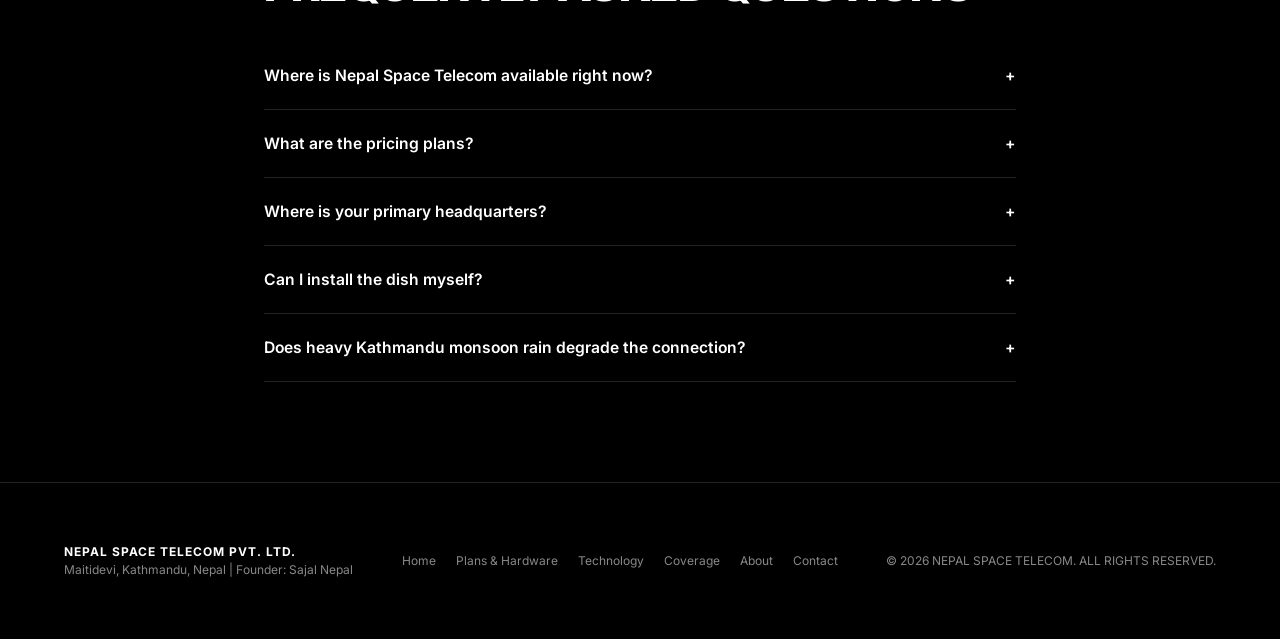
<file: about.html>
<!DOCTYPE html>
<html lang="en">
<head>
    <meta charset="UTF-8">
    <meta name="viewport" content="width=device-width, initial-scale=1.0">
    <title>About Us &amp; FAQ | Nepal Space Telecom</title>
    <link rel="preconnect" href="https://fonts.googleapis.com">
    <link rel="preconnect" href="https://fonts.gstatic.com" crossorigin>
    <link href="https://fonts.googleapis.com/css2?family=Inter:wght@300;400;500;600;700;800&display=swap" rel="stylesheet">
    <link rel="icon" type="image/svg+xml" href="images/dish-terminal.svg">
    <link rel="stylesheet" href="style.css">
</head>
<body>

    <!-- Minimalist Nav Bar -->
    <nav class="nav" id="mainNav">
        <div class="nav-inner">
            <a href="index.html" class="logo">
                <svg width="22" height="22" viewBox="0 0 24 24" fill="none" stroke="currentColor" stroke-width="2">
                    <path d="M12 2L2 7l10 5 10-5-10-5zM2 17l10 5 10-5M2 12l10 5 10-5"/>
                </svg>
                <span>NEPAL SPACE TELECOM</span>
            </a>
            <div class="nav-links">
                <a href="index.html">HOME</a>
                <a href="plans.html">PLANS &amp; HARDWARE</a>
                <a href="technology.html">TECHNOLOGY</a>
                <a href="coverage.html">COVERAGE</a>
                <a href="about.html" class="active">ABOUT</a>
                <a href="contact.html">CONTACT</a>
            </div>
            <a href="contact.html" class="nav-cta">ORDER NOW</a>
        </div>
    </nav>

    <!-- Page Header -->
    <header class="page-header">
        <div class="container">
            <span class="sub-heading">THE COMPANY &amp; LEADERSHIP</span>
            <h1>PIONEERING SPACE TELECOM IN NEPAL</h1>
            <p>Founded in Maitidevi, Kathmandu to build space-based telecommunications infrastructure resilient against natural disruptions.</p>
        </div>
    </header>

    <!-- Company Story & Founder -->
    <section class="section">
        <div class="container">
            <div class="grid-2">
                <div>
                    <span class="sub-heading">OUR ORIGIN</span>
                    <h2>HEADQUARTERED IN MAITIDEVI</h2>
                    <p class="body-text">Nepal Space Telecom Pvt. Ltd. was founded to build resilient, space-based telecommunications infrastructure across Nepal. Operating out of our operations center in Maitidevi, Kathmandu, we manage ground node alignment, network stability, and customer deployments.</p>
                    <p class="body-text">Nepal’s challenging terrain and seismic activity frequently disrupt underground fiber cables. By communicating directly with Low Earth Orbit satellites, Nepal Space Telecom provides continuous connectivity that remains unaffected by landslides, road construction, or severe weather.</p>
                </div>
                <div class="founder-card">
                    <div class="founder-flex">
                        <img src="images/founder-sajal.png" alt="Founder Sajal Nepal Profile" class="founder-avatar-img">
                        <div class="founder-details">
                            <span class="spec-category">LEADERSHIP</span>
                            <h3>Sajal Nepal</h3>
                            <p class="founder-title">Founder &amp; Chief Executive Officer</p>
                            <p class="body-text">Pioneering satellite internet access, orbital communication links, and next-generation connectivity options from Maitidevi to empower communities throughout Kathmandu and beyond.</p>
                        </div>
                    </div>
                </div>
            </div>
        </div>
    </section>

    <!-- Mission & Values Grid -->
    <section class="section border-top bg-darker">
        <div class="container">
            <span class="sub-heading">OUR MISSION</span>
            <h2>ENGINEERING PRINCIPLES</h2>
            <div class="feature-grid">
                <div class="feature-card">
                    <h3>Zero Ground Dependency</h3>
                    <p>Direct space-to-rooftop links bypass terrestrial wire cuts, pole damages, and power grid failures across the valley.</p>
                </div>
                <div class="feature-card">
                    <h3>Transparent Pricing</h3>
                    <p>No arbitrary bandwidth throttling, no hidden installation markups, and no lock-in contracts for Kathmandu residents.</p>
                </div>
                <div class="feature-card">
                    <h3>Local Technical Support</h3>
                    <p>Our dedicated Maitidevi engineering team provides on-the-ground hardware setup, rooftop mounting, and 24/7 telemetry monitoring.</p>
                </div>
            </div>
        </div>
    </section>

    <!-- FAQ Section -->
    <section class="section border-top">
        <div class="container max-w-800">
            <span class="sub-heading">ANSWERS &amp; ASSISTANCE</span>
            <h2>FREQUENTLY ASKED QUESTIONS</h2>
            <div class="faq-list">
                <div class="faq-item">
                    <button class="faq-question" type="button">Where is Nepal Space Telecom available right now? <span class="icon">+</span></button>
                    <div class="faq-answer">
                        <p>Phase 1 deployment is active exclusively within Kathmandu Valley (including Maitidevi, Baneshwor, Thamel, Patan, and Bhaktapur). Nationwide expansion begins in Phase 2.</p>
                    </div>
                </div>
                <div class="faq-item">
                    <button class="faq-question" type="button">What are the pricing plans? <span class="icon">+</span></button>
                    <div class="faq-answer">
                        <p>The Residential Plan is NPR 3,500/month with a one-time NPR 55,000 Hardware Kit. The Business Plan is NPR 12,500/month with a NPR 130,000 High-Performance Hardware Kit.</p>
                    </div>
                </div>
                <div class="faq-item">
                    <button class="faq-question" type="button">Where is your primary headquarters? <span class="icon">+</span></button>
                    <div class="faq-answer">
                        <p>Our company headquarters and primary deployment hub are located in Maitidevi, Kathmandu, led by Founder Sajal Nepal.</p>
                    </div>
                </div>
                <div class="faq-item">
                    <button class="faq-question" type="button">Can I install the dish myself? <span class="icon">+</span></button>
                    <div class="faq-answer">
                        <p>Yes! Every kit comes with everything required to install on your roof or open area. Our Maitidevi engineering team also offers optional professional setup support across Kathmandu.</p>
                    </div>
                </div>
                <div class="faq-item">
                    <button class="faq-question" type="button">Does heavy Kathmandu monsoon rain degrade the connection? <span class="icon">+</span></button>
                    <div class="faq-answer">
                        <p>Our phased-array dish utilizes advanced electronic beamforming and polarization shifts to maintain high signal-to-noise ratio even during heavy monsoon downpours.</p>
                    </div>
                </div>
            </div>
        </div>
    </section>

    <!-- Footer -->
    <footer class="footer border-top">
        <div class="container footer-inner">
            <div class="footer-brand">
                <strong>NEPAL SPACE TELECOM PVT. LTD.</strong>
                <p>Maitidevi, Kathmandu, Nepal | Founder: Sajal Nepal</p>
            </div>
            <div class="footer-links">
                <a href="index.html">Home</a>
                <a href="plans.html">Plans &amp; Hardware</a>
                <a href="technology.html">Technology</a>
                <a href="coverage.html">Coverage</a>
                <a href="about.html">About</a>
                <a href="contact.html">Contact</a>
            </div>
            <div class="footer-copy">
                &copy; 2026 NEPAL SPACE TELECOM. ALL RIGHTS RESERVED.
            </div>
        </div>
    </footer>

    <script src="script.js"></script>
</body>
</html>
</file>
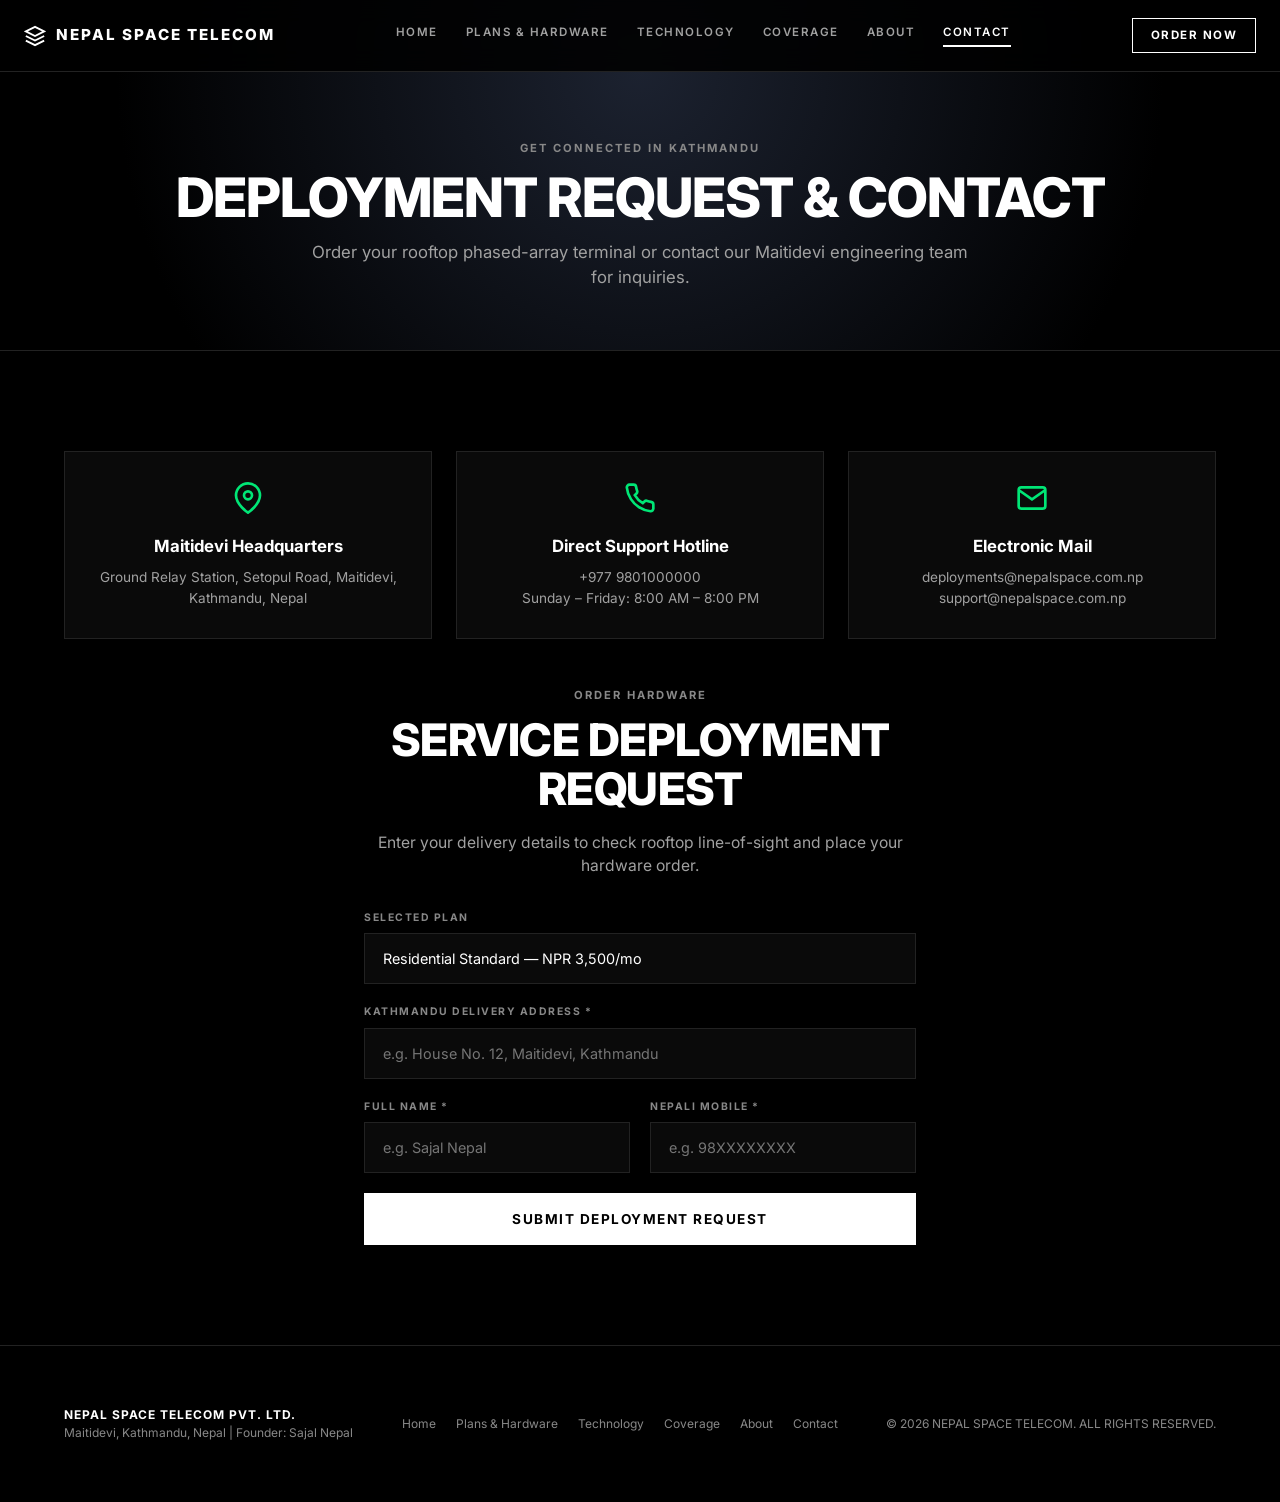
<file: contact.html>
<!DOCTYPE html>
<html lang="en">
<head>
    <meta charset="UTF-8">
    <meta name="viewport" content="width=device-width, initial-scale=1.0">
    <title>Contact &amp; Order Hardware | Nepal Space Telecom</title>
    <link rel="preconnect" href="https://fonts.googleapis.com">
    <link rel="preconnect" href="https://fonts.gstatic.com" crossorigin>
    <link href="https://fonts.googleapis.com/css2?family=Inter:wght@300;400;500;600;700;800&display=swap" rel="stylesheet">
    <link rel="icon" type="image/svg+xml" href="images/dish-terminal.svg">
    <link rel="stylesheet" href="style.css">
</head>
<body>

    <!-- Minimalist Nav Bar -->
    <nav class="nav" id="mainNav">
        <div class="nav-inner">
            <a href="index.html" class="logo">
                <svg width="22" height="22" viewBox="0 0 24 24" fill="none" stroke="currentColor" stroke-width="2">
                    <path d="M12 2L2 7l10 5 10-5-10-5zM2 17l10 5 10-5M2 12l10 5 10-5"/>
                </svg>
                <span>NEPAL SPACE TELECOM</span>
            </a>
            <div class="nav-links">
                <a href="index.html">HOME</a>
                <a href="plans.html">PLANS &amp; HARDWARE</a>
                <a href="technology.html">TECHNOLOGY</a>
                <a href="coverage.html">COVERAGE</a>
                <a href="about.html">ABOUT</a>
                <a href="contact.html" class="active">CONTACT</a>
            </div>
            <a href="contact.html" class="nav-cta">ORDER NOW</a>
        </div>
    </nav>

    <!-- Page Header -->
    <header class="page-header">
        <div class="container">
            <span class="sub-heading">GET CONNECTED IN KATHMANDU</span>
            <h1>DEPLOYMENT REQUEST &amp; CONTACT</h1>
            <p>Order your rooftop phased-array terminal or contact our Maitidevi engineering team for inquiries.</p>
        </div>
    </header>

    <!-- Contact & Order Section -->
    <section class="section">
        <div class="container">
            <!-- Contact Info Cards -->
            <div class="contact-info-grid">
                <div class="contact-info-card">
                    <svg width="32" height="32" viewBox="0 0 24 24" fill="none" stroke="currentColor" stroke-width="2">
                        <path d="M21 10c0 7-9 13-9 13s-9-6-9-13a9 9 0 0 1 18 0z"/>
                        <circle cx="12" cy="10" r="3"/>
                    </svg>
                    <h4>Maitidevi Headquarters</h4>
                    <p>Ground Relay Station, Setopul Road, Maitidevi, Kathmandu, Nepal</p>
                </div>

                <div class="contact-info-card">
                    <svg width="32" height="32" viewBox="0 0 24 24" fill="none" stroke="currentColor" stroke-width="2">
                        <path d="M22 16.92v3a2 2 0 0 1-2.18 2 19.79 19.79 0 0 1-8.63-3.07 19.5 19.5 0 0 1-6-6 19.79 19.79 0 0 1-3.07-8.67A2 2 0 0 1 4.11 2h3a2 2 0 0 1 2 1.72 12.84 12.84 0 0 0 .7 2.81 2 2 0 0 1-.45 2.11L8.09 9.91a16 16 0 0 0 6 6l1.27-1.27a2 2 0 0 1 2.11-.45 12.84 12.84 0 0 0 2.81.7A2 2 0 0 1 22 16.92z"/>
                    </svg>
                    <h4>Direct Support Hotline</h4>
                    <p>+977 9801000000<br>Sunday – Friday: 8:00 AM – 8:00 PM</p>
                </div>

                <div class="contact-info-card">
                    <svg width="32" height="32" viewBox="0 0 24 24" fill="none" stroke="currentColor" stroke-width="2">
                        <path d="M4 4h16c1.1 0 2 .9 2 2v12c0 1.1-.9 2-2 2H4c-1.1 0-2-.9-2-2V6c0-1.1.9-2 2-2z"/>
                        <polyline points="22,6 12,13 2,6"/>
                    </svg>
                    <h4>Electronic Mail</h4>
                    <p>deployments@nepalspace.com.np<br>support@nepalspace.com.np</p>
                </div>
            </div>

            <!-- Checkout Order Form -->
            <div class="container max-w-600">
                <div class="form-header text-center">
                    <span class="sub-heading">ORDER HARDWARE</span>
                    <h2>SERVICE DEPLOYMENT REQUEST</h2>
                    <p class="body-text">Enter your delivery details to check rooftop line-of-sight and place your hardware order.</p>
                </div>

                <div id="successBanner" class="success-banner">
                    ✔ Order received! Our Maitidevi logistics team will contact you within 24 hours.
                </div>

                <!-- Minimalist Form with JavaScript Validation -->
                <form id="orderForm" class="starlink-minimal-form" novalidate>
                    <div class="field-group">
                        <label for="selectedPlanInput">SELECTED PLAN</label>
                        <select id="selectedPlanInput" class="minimal-input">
                            <option value="Residential Standard">Residential Standard — NPR 3,500/mo</option>
                            <option value="Business High-Performance">Business High-Performance — NPR 12,500/mo</option>
                        </select>
                    </div>

                    <div class="field-group">
                        <label for="fullAddress">KATHMANDU DELIVERY ADDRESS *</label>
                        <input type="text" id="fullAddress" class="minimal-input" placeholder="e.g. House No. 12, Maitidevi, Kathmandu" required>
                        <span class="field-error" id="errAddress">Please enter your Kathmandu address.</span>
                    </div>

                    <div class="field-row">
                        <div class="field-group">
                            <label for="custName">FULL NAME *</label>
                            <input type="text" id="custName" class="minimal-input" placeholder="e.g. Sajal Nepal" required>
                            <span class="field-error" id="errName">Please enter your full name.</span>
                        </div>

                        <div class="field-group">
                            <label for="custPhone">NEPALI MOBILE *</label>
                            <input type="tel" id="custPhone" class="minimal-input" placeholder="e.g. 98XXXXXXXX" required>
                            <span class="field-error" id="errPhone">Enter a valid 10-digit phone number (98... or 97...).</span>
                        </div>
                    </div>

                    <button type="submit" class="btn btn-white btn-full btn-large">SUBMIT DEPLOYMENT REQUEST</button>
                </form>
            </div>
        </div>
    </section>

    <!-- Footer -->
    <footer class="footer border-top">
        <div class="container footer-inner">
            <div class="footer-brand">
                <strong>NEPAL SPACE TELECOM PVT. LTD.</strong>
                <p>Maitidevi, Kathmandu, Nepal | Founder: Sajal Nepal</p>
            </div>
            <div class="footer-links">
                <a href="index.html">Home</a>
                <a href="plans.html">Plans &amp; Hardware</a>
                <a href="technology.html">Technology</a>
                <a href="coverage.html">Coverage</a>
                <a href="about.html">About</a>
                <a href="contact.html">Contact</a>
            </div>
            <div class="footer-copy">
                &copy; 2026 NEPAL SPACE TELECOM. ALL RIGHTS RESERVED.
            </div>
        </div>
    </footer>

    <script src="script.js"></script>
</body>
</html>
</file>
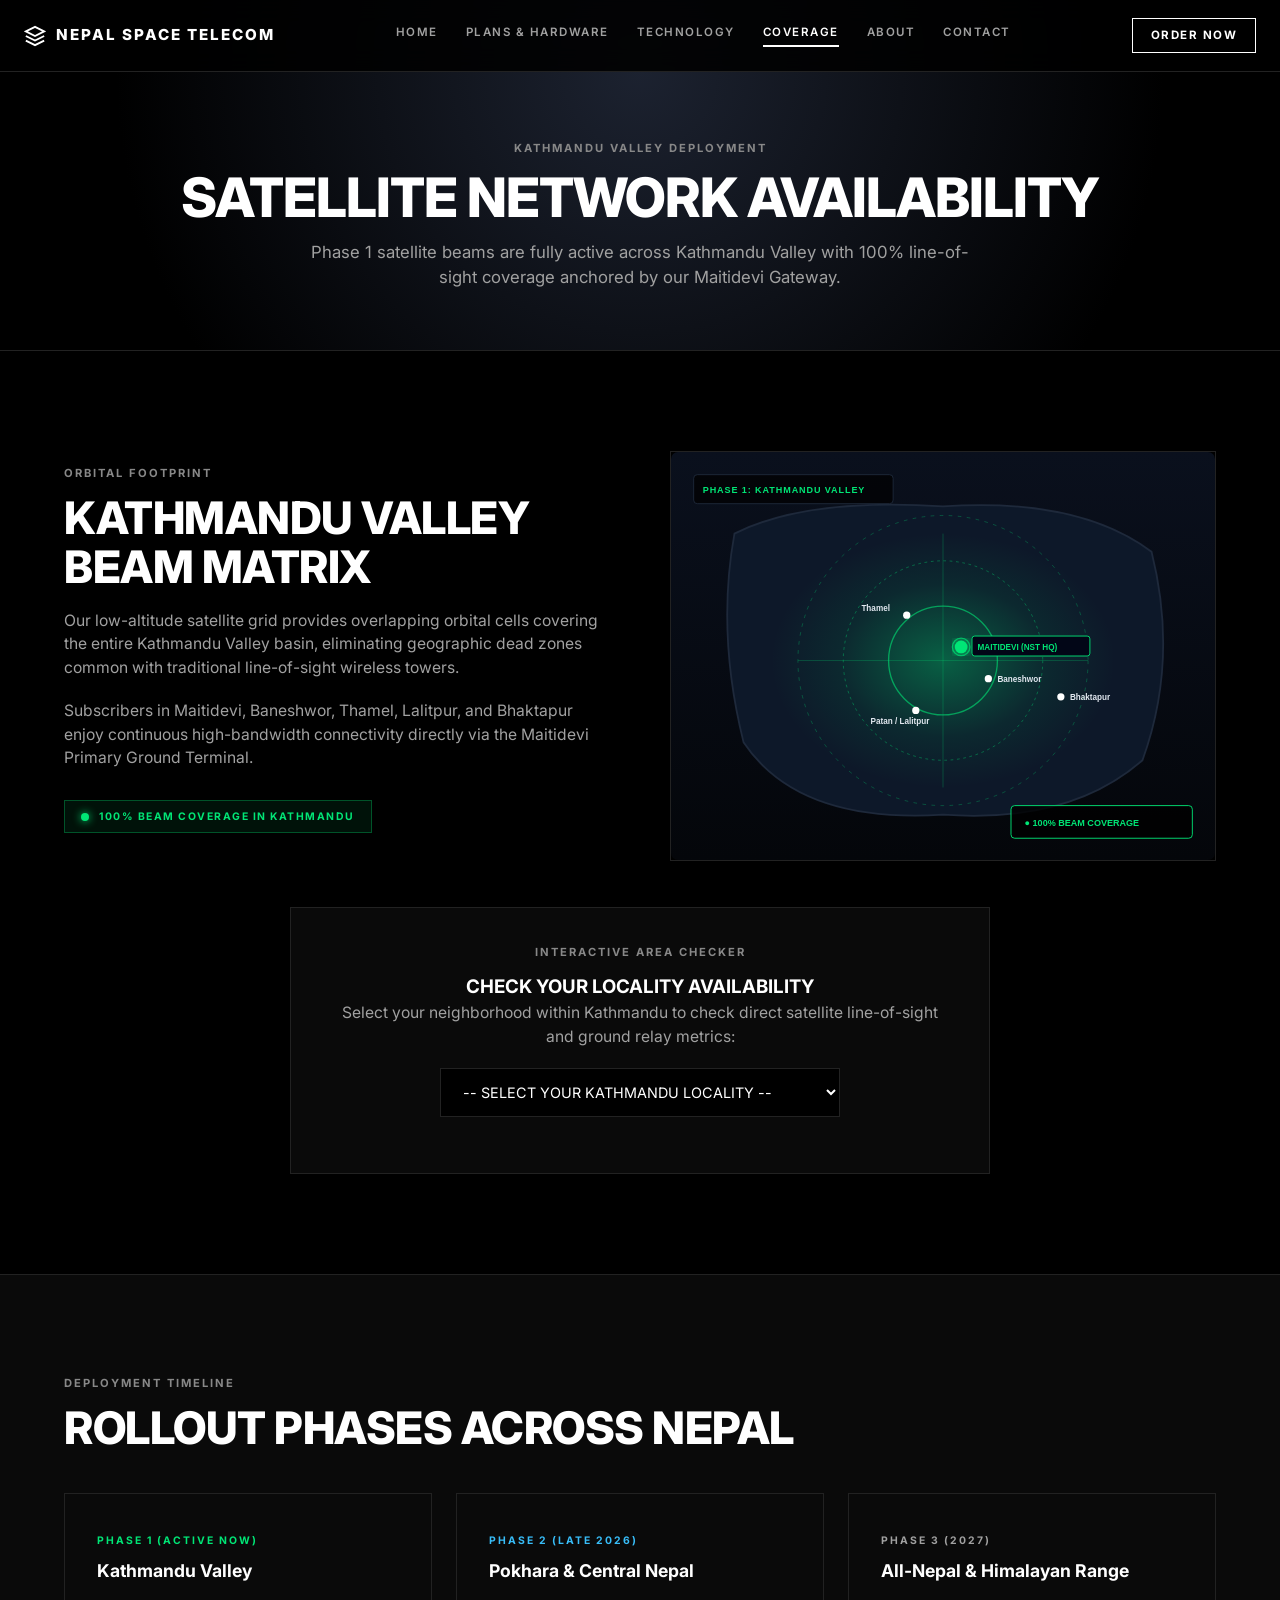
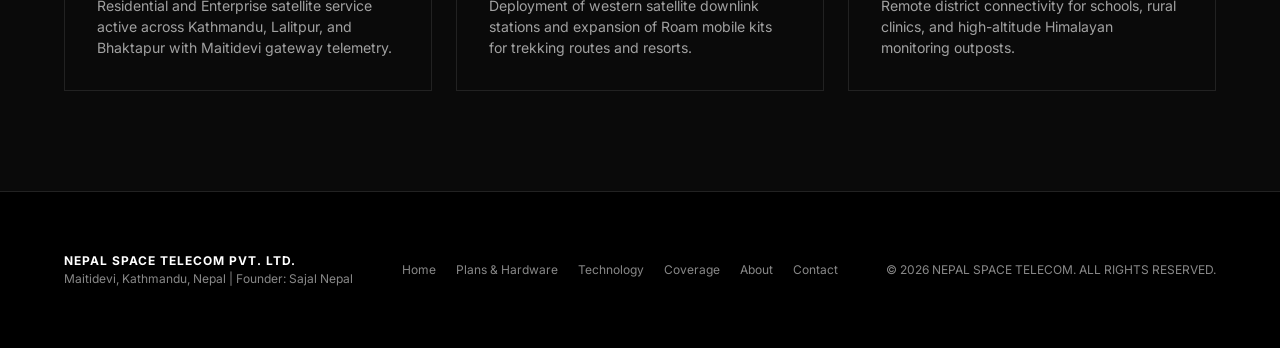
<file: coverage.html>
<!DOCTYPE html>
<html lang="en">
<head>
    <meta charset="UTF-8">
    <meta name="viewport" content="width=device-width, initial-scale=1.0">
    <title>Coverage &amp; Network | Nepal Space Telecom</title>
    <link rel="preconnect" href="https://fonts.googleapis.com">
    <link rel="preconnect" href="https://fonts.gstatic.com" crossorigin>
    <link href="https://fonts.googleapis.com/css2?family=Inter:wght@300;400;500;600;700;800&display=swap" rel="stylesheet">
    <link rel="icon" type="image/svg+xml" href="images/dish-terminal.svg">
    <link rel="stylesheet" href="style.css">
</head>
<body>

    <!-- Minimalist Nav Bar -->
    <nav class="nav" id="mainNav">
        <div class="nav-inner">
            <a href="index.html" class="logo">
                <svg width="22" height="22" viewBox="0 0 24 24" fill="none" stroke="currentColor" stroke-width="2">
                    <path d="M12 2L2 7l10 5 10-5-10-5zM2 17l10 5 10-5M2 12l10 5 10-5"/>
                </svg>
                <span>NEPAL SPACE TELECOM</span>
            </a>
            <div class="nav-links">
                <a href="index.html">HOME</a>
                <a href="plans.html">PLANS &amp; HARDWARE</a>
                <a href="technology.html">TECHNOLOGY</a>
                <a href="coverage.html" class="active">COVERAGE</a>
                <a href="about.html">ABOUT</a>
                <a href="contact.html">CONTACT</a>
            </div>
            <a href="contact.html" class="nav-cta">ORDER NOW</a>
        </div>
    </nav>

    <!-- Page Header -->
    <header class="page-header">
        <div class="container">
            <span class="sub-heading">KATHMANDU VALLEY DEPLOYMENT</span>
            <h1>SATELLITE NETWORK AVAILABILITY</h1>
            <p>Phase 1 satellite beams are fully active across Kathmandu Valley with 100% line-of-sight coverage anchored by our Maitidevi Gateway.</p>
        </div>
    </header>

    <!-- Coverage Map Section -->
    <section class="section">
        <div class="container">
            <div class="grid-2">
                <div>
                    <span class="sub-heading">ORBITAL FOOTPRINT</span>
                    <h2>KATHMANDU VALLEY BEAM MATRIX</h2>
                    <p class="body-text">Our low-altitude satellite grid provides overlapping orbital cells covering the entire Kathmandu Valley basin, eliminating geographic dead zones common with traditional line-of-sight wireless towers.</p>
                    <p class="body-text">Subscribers in Maitidevi, Baneshwor, Thamel, Lalitpur, and Bhaktapur enjoy continuous high-bandwidth connectivity directly via the Maitidevi Primary Ground Terminal.</p>

                    <div class="coverage-badge-box" style="margin-top: 10px;">
                        <span class="status-indicator active"></span>
                        <span class="status-text">100% BEAM COVERAGE IN KATHMANDU</span>
                    </div>
                </div>
                <div>
                    <img src="images/coverage-kathmandu.svg" alt="Kathmandu Valley Satellite Coverage Map" style="width: 100%; border: 1px solid var(--border-color);">
                </div>
            </div>

            <!-- Interactive Area Availability Checker -->
            <div class="coverage-check-box">
                <span class="sub-heading">INTERACTIVE AREA CHECKER</span>
                <h3>CHECK YOUR LOCALITY AVAILABILITY</h3>
                <p class="body-text">Select your neighborhood within Kathmandu to check direct satellite line-of-sight and ground relay metrics:</p>

                <select id="coverageAreaSelect" class="coverage-select">
                    <option value="">-- SELECT YOUR KATHMANDU LOCALITY --</option>
                    <option value="maitidevi">Maitidevi / Setopul (HQ Relay)</option>
                    <option value="thamel">Thamel / Lazimpat</option>
                    <option value="baneshwor">New Baneshwor / Tinkune</option>
                    <option value="patan">Patan / Lalitpur City</option>
                    <option value="bhaktapur">Bhaktapur Valley Basin</option>
                    <option value="other">Outer Valley / Ring Road</option>
                </select>

                <div id="coverageResultCard" class="coverage-result-card">
                    <h4 style="color: #00e676; margin-bottom: 12px; font-size: 1.1rem;">✔ <span id="areaNameSpan">Area Name</span></h4>
                    <p style="font-size: 0.88rem; margin-bottom: 6px;"><strong>Network Status:</strong> <span id="areaStatusSpan">Online</span></p>
                    <p style="font-size: 0.88rem; margin-bottom: 6px;"><strong>Expected Latency:</strong> <span id="areaLatencySpan">20 ms</span></p>
                    <p style="font-size: 0.88rem; margin-bottom: 16px;"><strong>Connected Gateway:</strong> <span id="areaRelaySpan">Maitidevi Hub</span></p>
                    <a href="contact.html" class="btn btn-white btn-full">DEPLOY SERVICE IN THIS AREA</a>
                </div>
            </div>
        </div>
    </section>

    <!-- Deployment Roadmap Grid -->
    <section class="section border-top bg-darker">
        <div class="container">
            <span class="sub-heading">DEPLOYMENT TIMELINE</span>
            <h2>ROLLOUT PHASES ACROSS NEPAL</h2>
            <div class="feature-grid">
                <div class="feature-card">
                    <span class="spec-category" style="color: #00e676;">PHASE 1 (ACTIVE NOW)</span>
                    <h3 style="margin: 8px 0 10px;">Kathmandu Valley</h3>
                    <p>Residential and Enterprise satellite service active across Kathmandu, Lalitpur, and Bhaktapur with Maitidevi gateway telemetry.</p>
                </div>
                <div class="feature-card">
                    <span class="spec-category" style="color: #38bdf8;">PHASE 2 (LATE 2026)</span>
                    <h3 style="margin: 8px 0 10px;">Pokhara &amp; Central Nepal</h3>
                    <p>Deployment of western satellite downlink stations and expansion of Roam mobile kits for trekking routes and resorts.</p>
                </div>
                <div class="feature-card">
                    <span class="spec-category" style="color: #a1a1a1;">PHASE 3 (2027)</span>
                    <h3 style="margin: 8px 0 10px;">All-Nepal &amp; Himalayan Range</h3>
                    <p>Remote district connectivity for schools, rural clinics, and high-altitude Himalayan monitoring outposts.</p>
                </div>
            </div>
        </div>
    </section>

    <!-- Footer -->
    <footer class="footer border-top">
        <div class="container footer-inner">
            <div class="footer-brand">
                <strong>NEPAL SPACE TELECOM PVT. LTD.</strong>
                <p>Maitidevi, Kathmandu, Nepal | Founder: Sajal Nepal</p>
            </div>
            <div class="footer-links">
                <a href="index.html">Home</a>
                <a href="plans.html">Plans &amp; Hardware</a>
                <a href="technology.html">Technology</a>
                <a href="coverage.html">Coverage</a>
                <a href="about.html">About</a>
                <a href="contact.html">Contact</a>
            </div>
            <div class="footer-copy">
                &copy; 2026 NEPAL SPACE TELECOM. ALL RIGHTS RESERVED.
            </div>
        </div>
    </footer>

    <script src="script.js"></script>
</body>
</html>
</file>
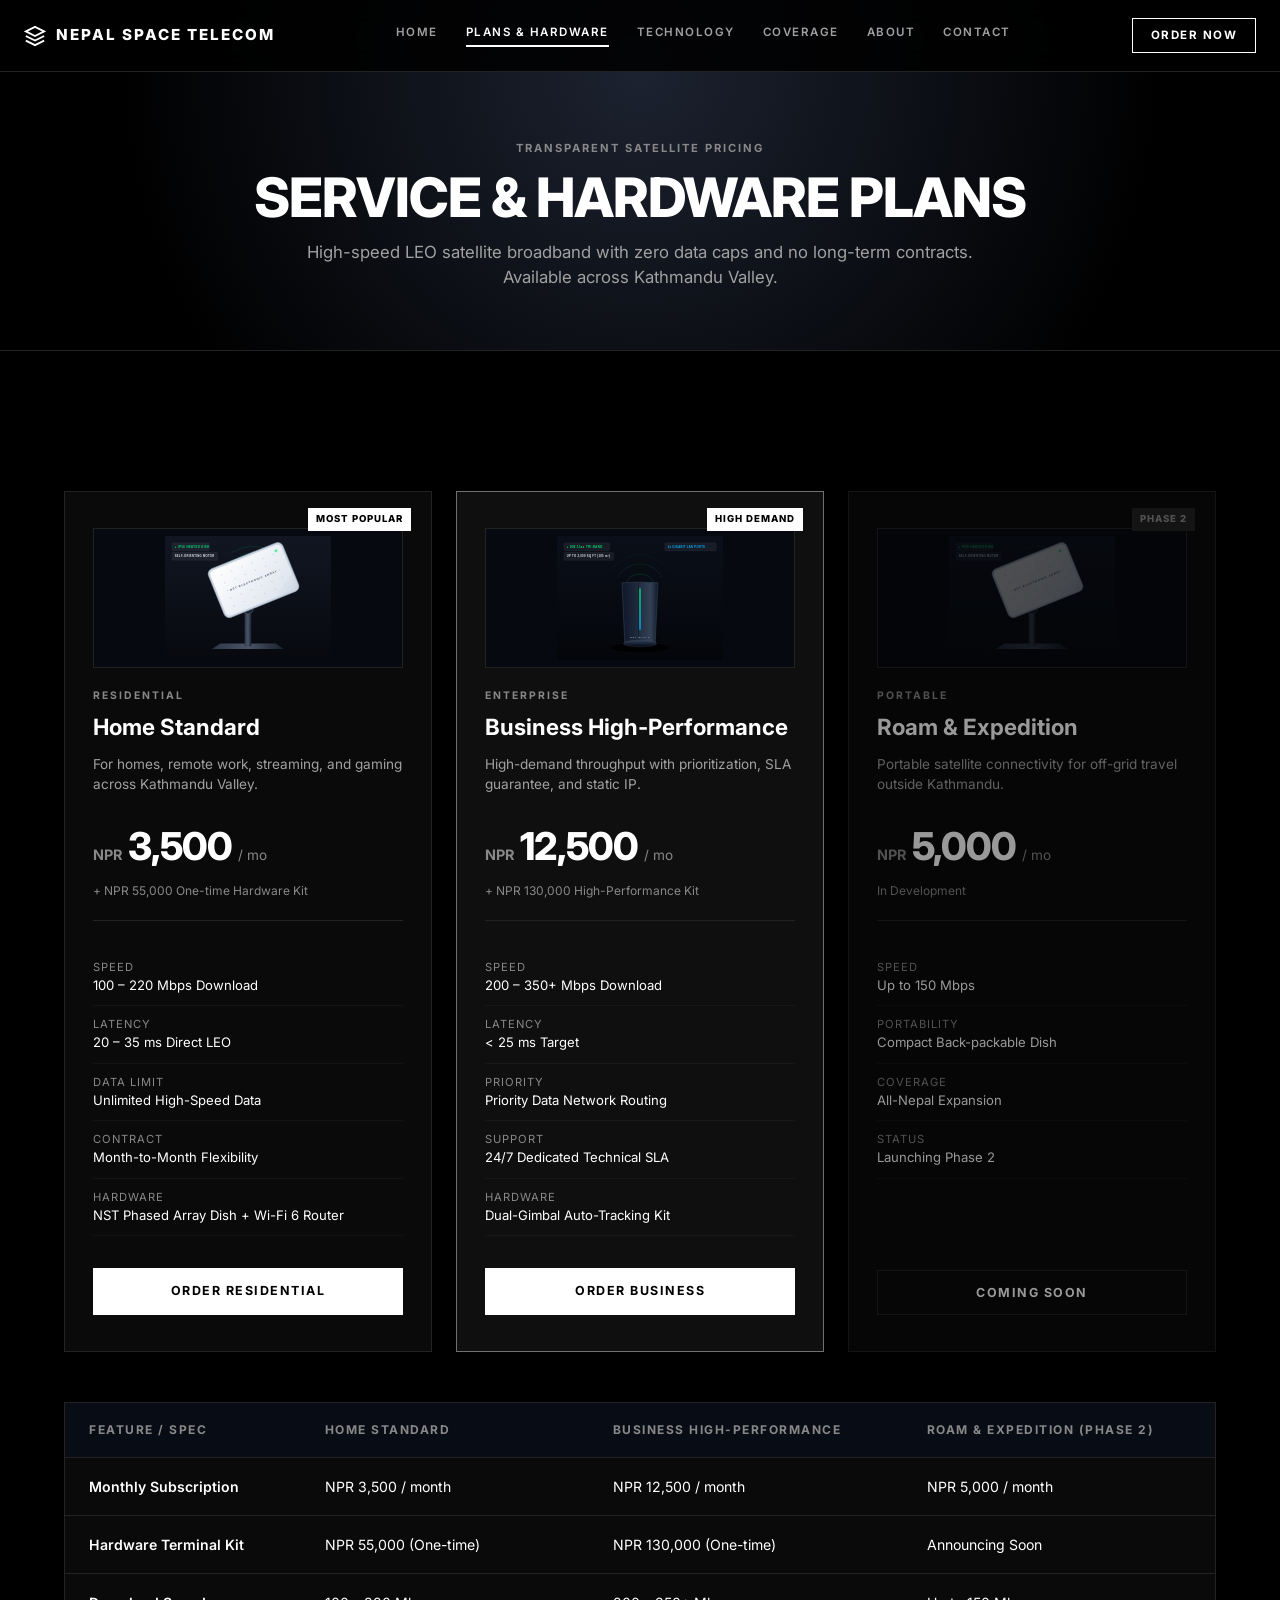
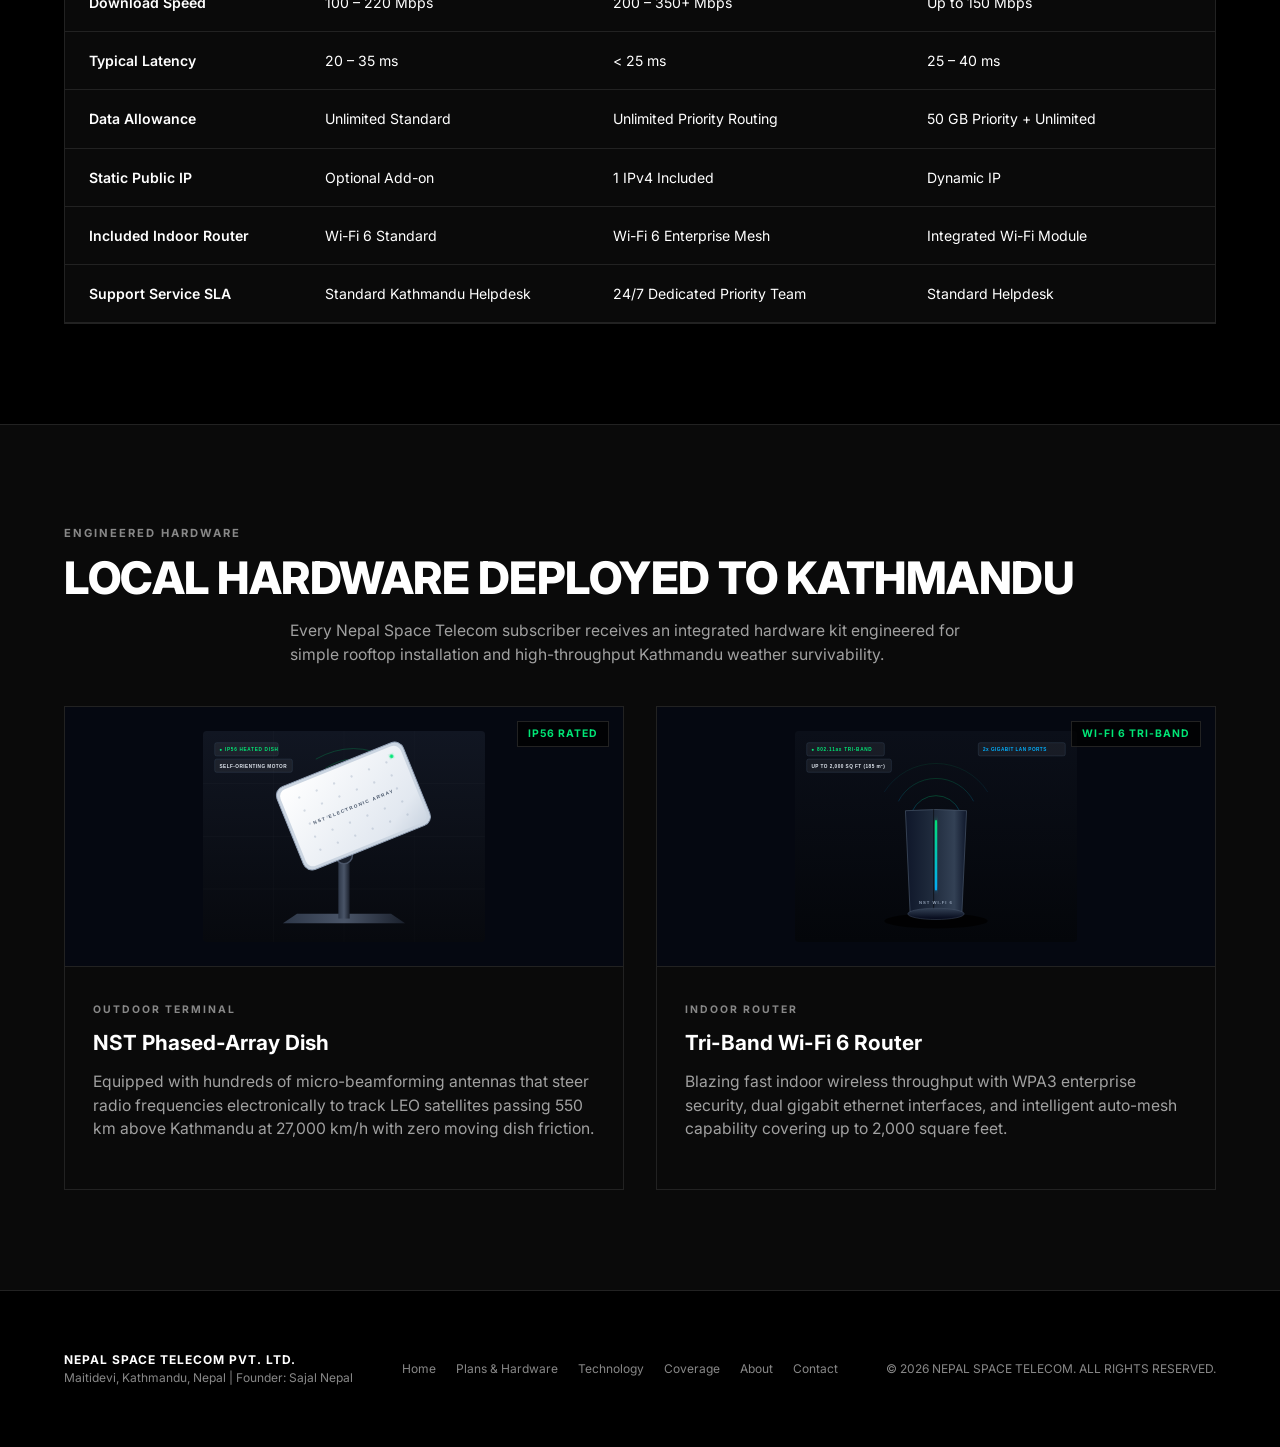
<file: plans.html>
<!DOCTYPE html>
<html lang="en">
<head>
    <meta charset="UTF-8">
    <meta name="viewport" content="width=device-width, initial-scale=1.0">
    <title>Plans &amp; Hardware | Nepal Space Telecom</title>
    <link rel="preconnect" href="https://fonts.googleapis.com">
    <link rel="preconnect" href="https://fonts.gstatic.com" crossorigin>
    <link href="https://fonts.googleapis.com/css2?family=Inter:wght@300;400;500;600;700;800&display=swap" rel="stylesheet">
    <link rel="icon" type="image/svg+xml" href="images/dish-terminal.svg">
    <link rel="stylesheet" href="style.css">
</head>
<body>

    <!-- Minimalist Nav Bar -->
    <nav class="nav" id="mainNav">
        <div class="nav-inner">
            <a href="index.html" class="logo">
                <svg width="22" height="22" viewBox="0 0 24 24" fill="none" stroke="currentColor" stroke-width="2">
                    <path d="M12 2L2 7l10 5 10-5-10-5zM2 17l10 5 10-5M2 12l10 5 10-5"/>
                </svg>
                <span>NEPAL SPACE TELECOM</span>
            </a>
            <div class="nav-links">
                <a href="index.html">HOME</a>
                <a href="plans.html" class="active">PLANS &amp; HARDWARE</a>
                <a href="technology.html">TECHNOLOGY</a>
                <a href="coverage.html">COVERAGE</a>
                <a href="about.html">ABOUT</a>
                <a href="contact.html">CONTACT</a>
            </div>
            <a href="contact.html" class="nav-cta">ORDER NOW</a>
        </div>
    </nav>

    <!-- Page Header -->
    <header class="page-header">
        <div class="container">
            <span class="sub-heading">TRANSPARENT SATELLITE PRICING</span>
            <h1>SERVICE &amp; HARDWARE PLANS</h1>
            <p>High-speed LEO satellite broadband with zero data caps and no long-term contracts. Available across Kathmandu Valley.</p>
        </div>
    </header>

    <!-- Pricing & Service Plans Section -->
    <section class="section">
        <div class="container">
            <div class="plans-grid">
                <!-- Residential Plan -->
                <div class="plan-card">
                    <div class="plan-badge">MOST POPULAR</div>
                    <div class="plan-media">
                        <img src="images/dish-terminal.svg" alt="NST Phased Array Dish Terminal Standard Kit" class="plan-img">
                    </div>
                    <span class="plan-type">RESIDENTIAL</span>
                    <h3>Home Standard</h3>
                    <p class="plan-desc">For homes, remote work, streaming, and gaming across Kathmandu Valley.</p>
                    
                    <div class="pricing-block">
                        <div class="price-main">
                            <span class="currency">NPR</span>
                            <span class="amount">3,500</span>
                            <span class="period">/ mo</span>
                        </div>
                        <div class="hardware-price">
                            + NPR 55,000 One-time Hardware Kit
                        </div>
                    </div>

                    <ul class="plan-features">
                        <li><span>Speed</span> 100 – 220 Mbps Download</li>
                        <li><span>Latency</span> 20 – 35 ms Direct LEO</li>
                        <li><span>Data Limit</span> Unlimited High-Speed Data</li>
                        <li><span>Contract</span> Month-to-Month Flexibility</li>
                        <li><span>Hardware</span> NST Phased Array Dish + Wi-Fi 6 Router</li>
                    </ul>

                    <a href="contact.html?plan=Residential" class="btn btn-white btn-full">ORDER RESIDENTIAL</a>
                </div>

                <!-- Business Plan -->
                <div class="plan-card highlighted-card">
                    <div class="plan-badge">HIGH DEMAND</div>
                    <div class="plan-media">
                        <img src="images/router-wifi6.svg" alt="NST Business High-Performance Kit with Wi-Fi 6" class="plan-img">
                    </div>
                    <span class="plan-type">ENTERPRISE</span>
                    <h3>Business High-Performance</h3>
                    <p class="plan-desc">High-demand throughput with prioritization, SLA guarantee, and static IP.</p>

                    <div class="pricing-block">
                        <div class="price-main">
                            <span class="currency">NPR</span>
                            <span class="amount">12,500</span>
                            <span class="period">/ mo</span>
                        </div>
                        <div class="hardware-price">
                            + NPR 130,000 High-Performance Kit
                        </div>
                    </div>

                    <ul class="plan-features">
                        <li><span>Speed</span> 200 – 350+ Mbps Download</li>
                        <li><span>Latency</span> &lt; 25 ms Target</li>
                        <li><span>Priority</span> Priority Data Network Routing</li>
                        <li><span>Support</span> 24/7 Dedicated Technical SLA</li>
                        <li><span>Hardware</span> Dual-Gimbal Auto-Tracking Kit</li>
                    </ul>

                    <a href="contact.html?plan=Business" class="btn btn-white btn-full">ORDER BUSINESS</a>
                </div>

                <!-- Mobile / Roam (Coming Soon) -->
                <div class="plan-card disabled-card">
                    <div class="plan-badge coming-soon">PHASE 2</div>
                    <div class="plan-media">
                        <img src="images/dish-terminal.svg" alt="NST Roam & Expedition Compact Terminal" class="plan-img" style="opacity: 0.5;">
                    </div>
                    <span class="plan-type">PORTABLE</span>
                    <h3>Roam &amp; Expedition</h3>
                    <p class="plan-desc">Portable satellite connectivity for off-grid travel outside Kathmandu.</p>

                    <div class="pricing-block">
                        <div class="price-main">
                            <span class="currency">NPR</span>
                            <span class="amount">5,000</span>
                            <span class="period">/ mo</span>
                        </div>
                        <div class="hardware-price">
                            In Development
                        </div>
                    </div>

                    <ul class="plan-features">
                        <li><span>Speed</span> Up to 150 Mbps</li>
                        <li><span>Portability</span> Compact Back-packable Dish</li>
                        <li><span>Coverage</span> All-Nepal Expansion</li>
                        <li><span>Status</span> Launching Phase 2</li>
                    </ul>

                    <button type="button" class="btn btn-outline btn-full" disabled>COMING SOON</button>
                </div>
            </div>

            <!-- Plan Comparison Table -->
            <div class="comparison-table-wrapper">
                <table class="comparison-table">
                    <thead>
                        <tr>
                            <th>Feature / Spec</th>
                            <th>Home Standard</th>
                            <th>Business High-Performance</th>
                            <th>Roam &amp; Expedition (Phase 2)</th>
                        </tr>
                    </thead>
                    <tbody>
                        <tr>
                            <td>Monthly Subscription</td>
                            <td>NPR 3,500 / month</td>
                            <td>NPR 12,500 / month</td>
                            <td>NPR 5,000 / month</td>
                        </tr>
                        <tr>
                            <td>Hardware Terminal Kit</td>
                            <td>NPR 55,000 (One-time)</td>
                            <td>NPR 130,000 (One-time)</td>
                            <td>Announcing Soon</td>
                        </tr>
                        <tr>
                            <td>Download Speed</td>
                            <td>100 – 220 Mbps</td>
                            <td>200 – 350+ Mbps</td>
                            <td>Up to 150 Mbps</td>
                        </tr>
                        <tr>
                            <td>Typical Latency</td>
                            <td>20 – 35 ms</td>
                            <td>&lt; 25 ms</td>
                            <td>25 – 40 ms</td>
                        </tr>
                        <tr>
                            <td>Data Allowance</td>
                            <td>Unlimited Standard</td>
                            <td>Unlimited Priority Routing</td>
                            <td>50 GB Priority + Unlimited</td>
                        </tr>
                        <tr>
                            <td>Static Public IP</td>
                            <td>Optional Add-on</td>
                            <td>1 IPv4 Included</td>
                            <td>Dynamic IP</td>
                        </tr>
                        <tr>
                            <td>Included Indoor Router</td>
                            <td>Wi-Fi 6 Standard</td>
                            <td>Wi-Fi 6 Enterprise Mesh</td>
                            <td>Integrated Wi-Fi Module</td>
                        </tr>
                        <tr>
                            <td>Support Service SLA</td>
                            <td>Standard Kathmandu Helpdesk</td>
                            <td>24/7 Dedicated Priority Team</td>
                            <td>Standard Helpdesk</td>
                        </tr>
                    </tbody>
                </table>
            </div>
        </div>
    </section>

    <!-- Dedicated Hardware Spotlight Showcase -->
    <section class="section border-top bg-darker">
        <div class="container">
            <span class="sub-heading">ENGINEERED HARDWARE</span>
            <h2>LOCAL HARDWARE DEPLOYED TO KATHMANDU</h2>
            <p class="body-text max-w-700">Every Nepal Space Telecom subscriber receives an integrated hardware kit engineered for simple rooftop installation and high-throughput Kathmandu weather survivability.</p>

            <div class="hardware-grid">
                <div class="hardware-item">
                    <div class="hardware-img-container">
                        <img src="images/dish-terminal.svg" alt="NST Phased Array Dish Antenna" class="hardware-img">
                        <div class="hardware-tag">IP56 RATED</div>
                    </div>
                    <div class="hardware-info">
                        <span class="spec-category">OUTDOOR TERMINAL</span>
                        <h3>NST Phased-Array Dish</h3>
                        <p class="body-text">Equipped with hundreds of micro-beamforming antennas that steer radio frequencies electronically to track LEO satellites passing 550 km above Kathmandu at 27,000 km/h with zero moving dish friction.</p>
                    </div>
                </div>

                <div class="hardware-item">
                    <div class="hardware-img-container">
                        <img src="images/router-wifi6.svg" alt="NST Tri-Band Wi-Fi 6 Indoor Router" class="hardware-img">
                        <div class="hardware-tag">WI-FI 6 TRI-BAND</div>
                    </div>
                    <div class="hardware-info">
                        <span class="spec-category">INDOOR ROUTER</span>
                        <h3>Tri-Band Wi-Fi 6 Router</h3>
                        <p class="body-text">Blazing fast indoor wireless throughput with WPA3 enterprise security, dual gigabit ethernet interfaces, and intelligent auto-mesh capability covering up to 2,000 square feet.</p>
                    </div>
                </div>
            </div>
        </div>
    </section>

    <!-- Footer -->
    <footer class="footer border-top">
        <div class="container footer-inner">
            <div class="footer-brand">
                <strong>NEPAL SPACE TELECOM PVT. LTD.</strong>
                <p>Maitidevi, Kathmandu, Nepal | Founder: Sajal Nepal</p>
            </div>
            <div class="footer-links">
                <a href="index.html">Home</a>
                <a href="plans.html">Plans &amp; Hardware</a>
                <a href="technology.html">Technology</a>
                <a href="coverage.html">Coverage</a>
                <a href="about.html">About</a>
                <a href="contact.html">Contact</a>
            </div>
            <div class="footer-copy">
                &copy; 2026 NEPAL SPACE TELECOM. ALL RIGHTS RESERVED.
            </div>
        </div>
    </footer>

    <script src="script.js"></script>
</body>
</html>
</file>
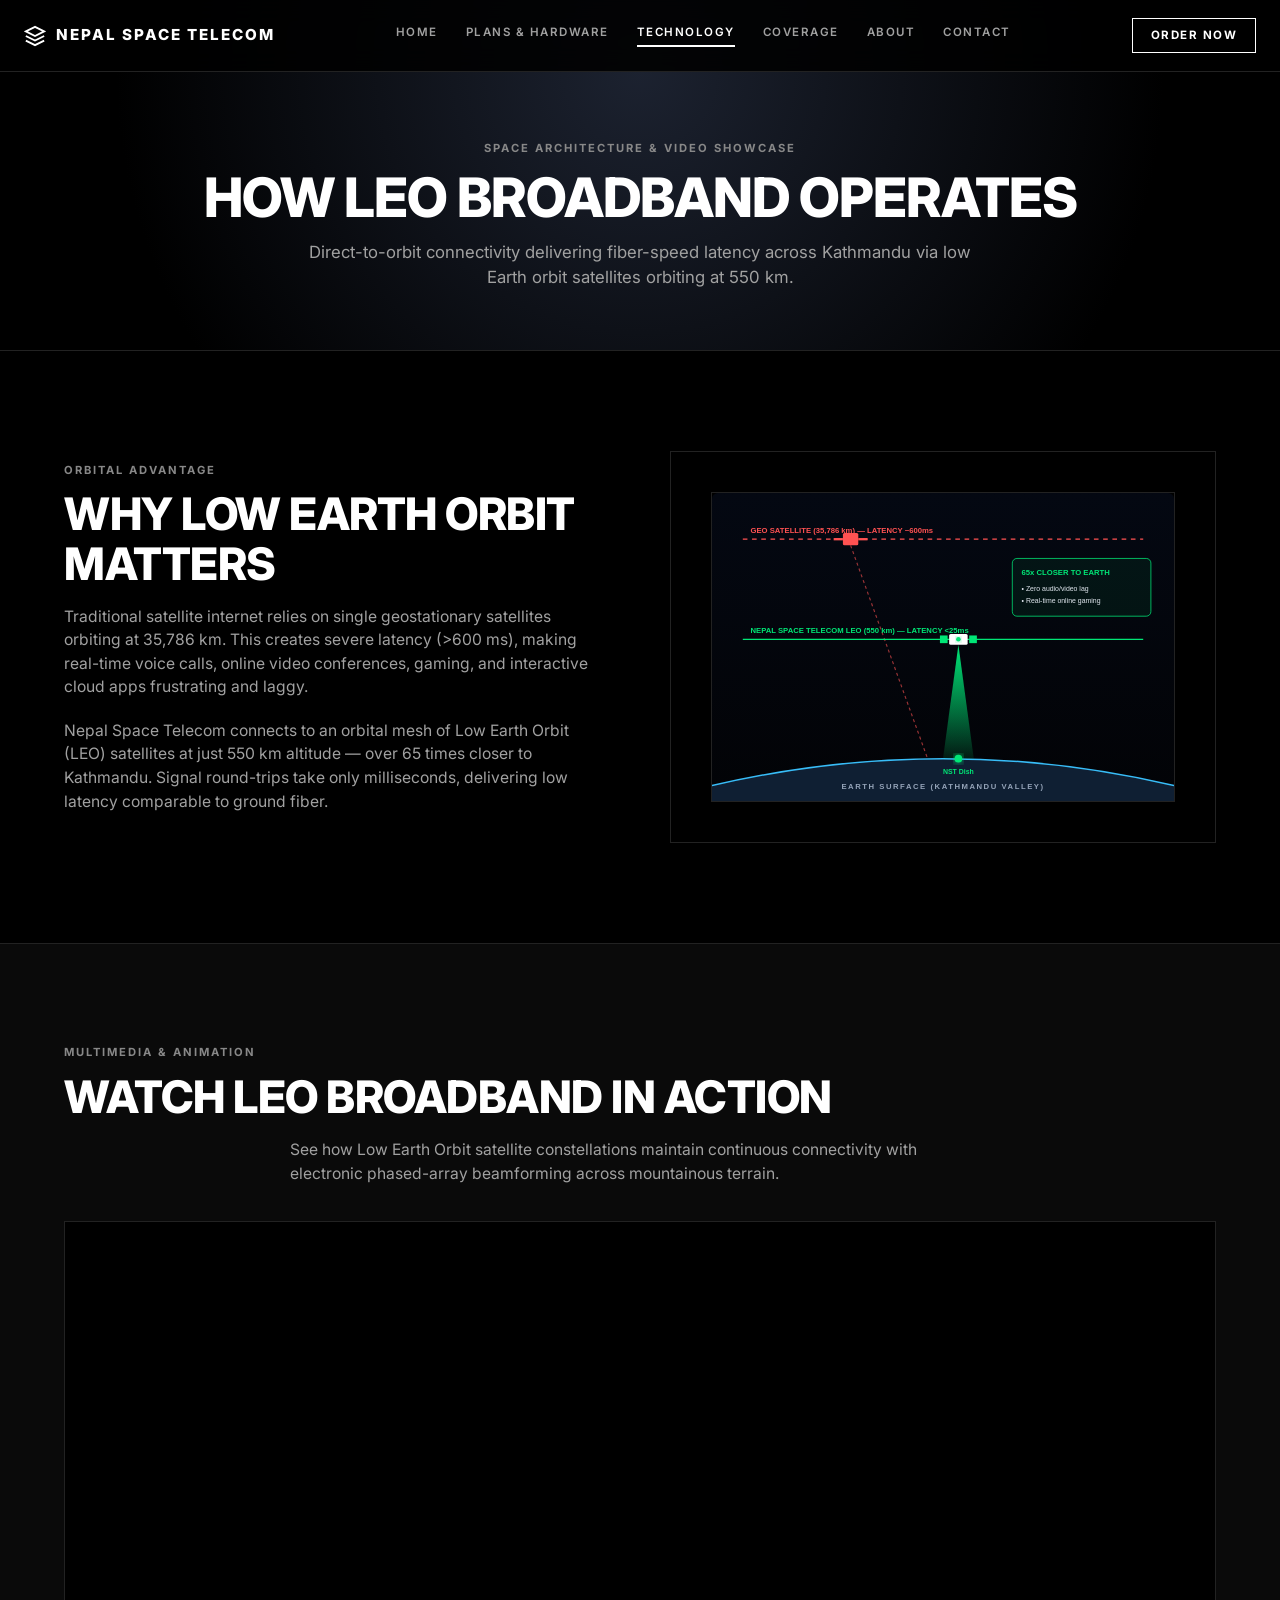
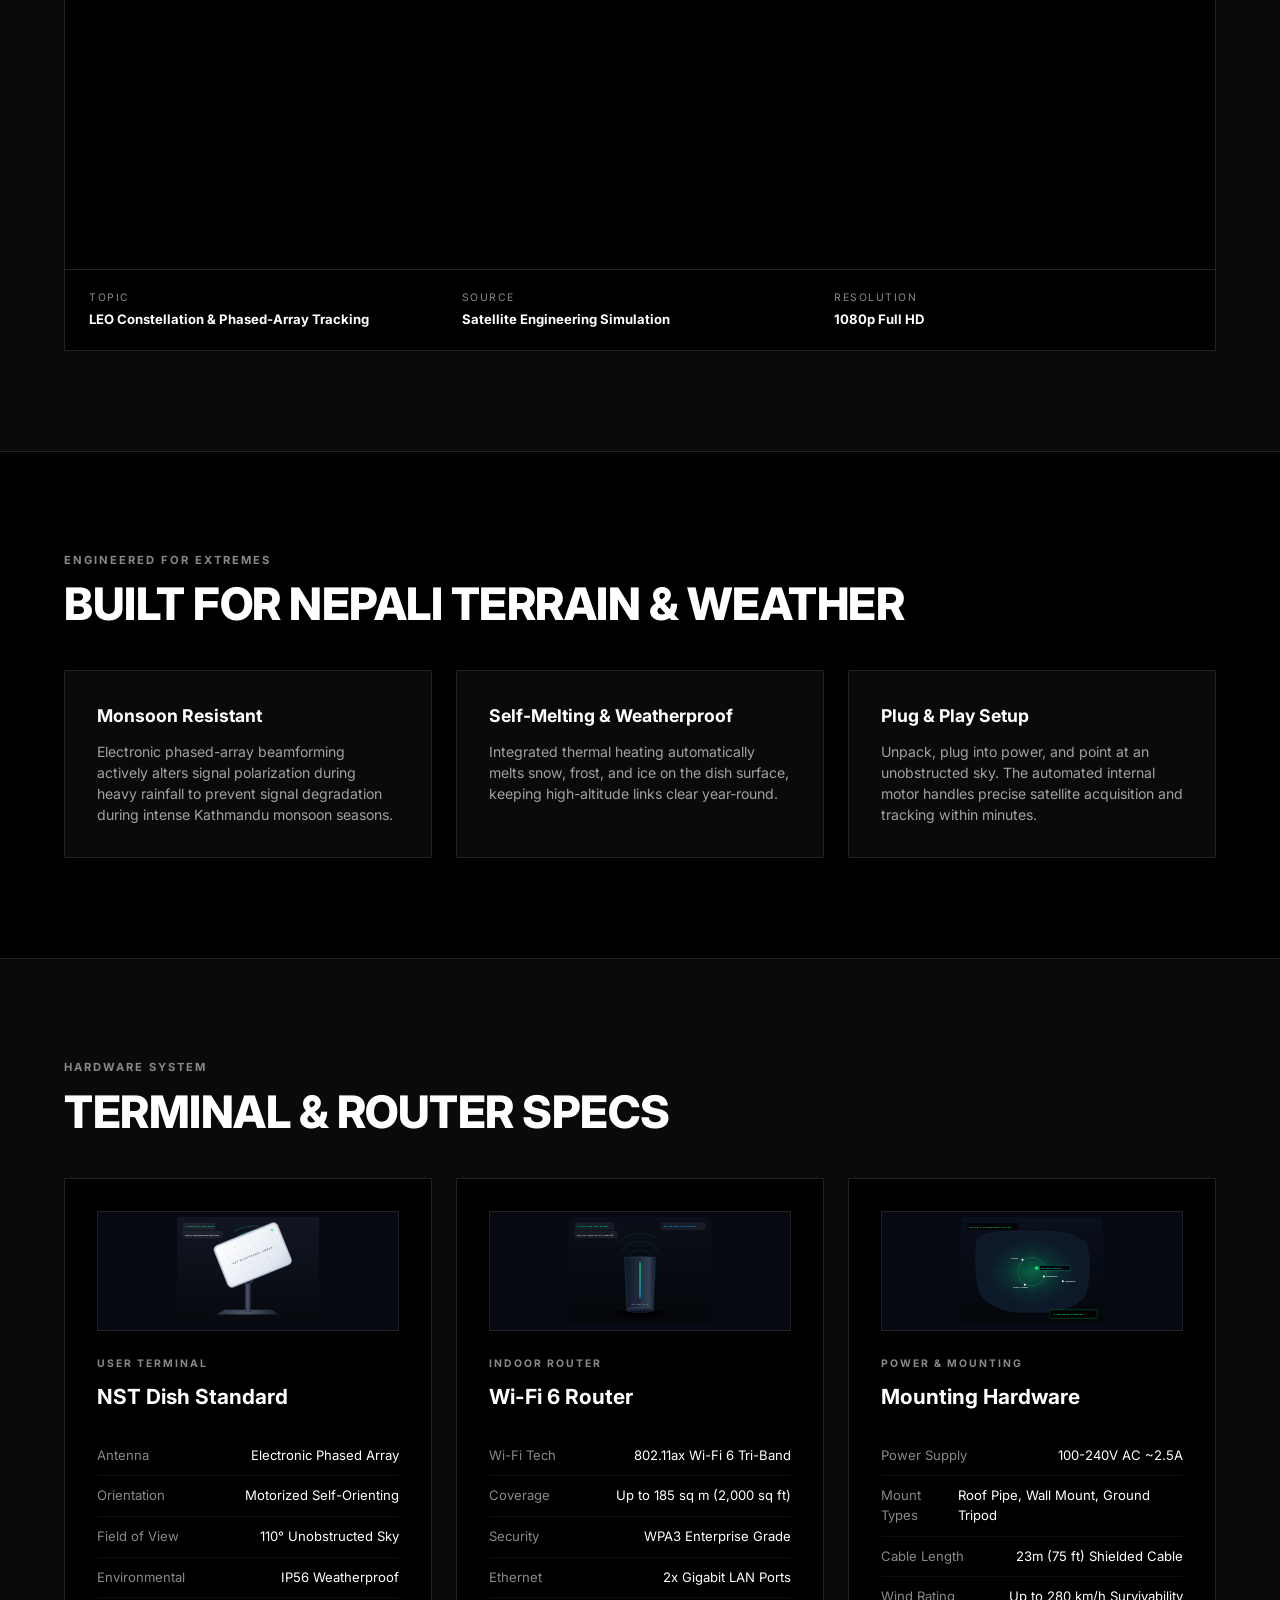
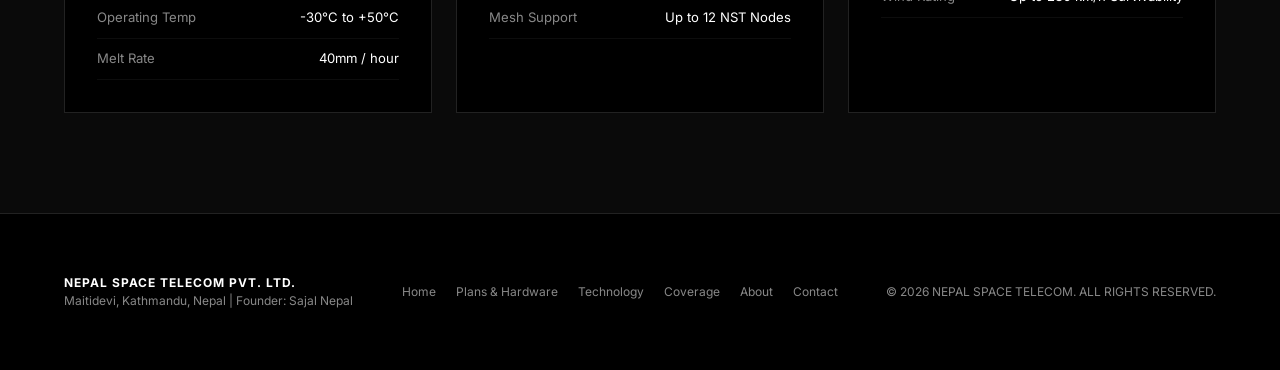
<file: technology.html>
<!DOCTYPE html>
<html lang="en">
<head>
    <meta charset="UTF-8">
    <meta name="viewport" content="width=device-width, initial-scale=1.0">
    <title>Technology &amp; Media | Nepal Space Telecom</title>
    <link rel="preconnect" href="https://fonts.googleapis.com">
    <link rel="preconnect" href="https://fonts.gstatic.com" crossorigin>
    <link href="https://fonts.googleapis.com/css2?family=Inter:wght@300;400;500;600;700;800&display=swap" rel="stylesheet">
    <link rel="icon" type="image/svg+xml" href="images/dish-terminal.svg">
    <link rel="stylesheet" href="style.css">
</head>
<body>

    <!-- Minimalist Nav Bar -->
    <nav class="nav" id="mainNav">
        <div class="nav-inner">
            <a href="index.html" class="logo">
                <svg width="22" height="22" viewBox="0 0 24 24" fill="none" stroke="currentColor" stroke-width="2">
                    <path d="M12 2L2 7l10 5 10-5-10-5zM2 17l10 5 10-5M2 12l10 5 10-5"/>
                </svg>
                <span>NEPAL SPACE TELECOM</span>
            </a>
            <div class="nav-links">
                <a href="index.html">HOME</a>
                <a href="plans.html">PLANS &amp; HARDWARE</a>
                <a href="technology.html" class="active">TECHNOLOGY</a>
                <a href="coverage.html">COVERAGE</a>
                <a href="about.html">ABOUT</a>
                <a href="contact.html">CONTACT</a>
            </div>
            <a href="contact.html" class="nav-cta">ORDER NOW</a>
        </div>
    </nav>

    <!-- Page Header -->
    <header class="page-header">
        <div class="container">
            <span class="sub-heading">SPACE ARCHITECTURE &amp; VIDEO SHOWCASE</span>
            <h1>HOW LEO BROADBAND OPERATES</h1>
            <p>Direct-to-orbit connectivity delivering fiber-speed latency across Kathmandu via low Earth orbit satellites orbiting at 550 km.</p>
        </div>
    </header>

    <!-- Deep Dive Technology Overview -->
    <section class="section">
        <div class="container">
            <div class="grid-2">
                <div>
                    <span class="sub-heading">ORBITAL ADVANTAGE</span>
                    <h2>WHY LOW EARTH ORBIT MATTERS</h2>
                    <p class="body-text">Traditional satellite internet relies on single geostationary satellites orbiting at 35,786 km. This creates severe latency (>600 ms), making real-time voice calls, online video conferences, gaming, and interactive cloud apps frustrating and laggy.</p>
                    <p class="body-text">Nepal Space Telecom connects to an orbital mesh of Low Earth Orbit (LEO) satellites at just 550 km altitude — over 65 times closer to Kathmandu. Signal round-trips take only milliseconds, delivering low latency comparable to ground fiber.</p>
                </div>
                <div class="tech-graphic-box">
                    <img src="images/technology-orbit.svg" alt="Low Earth Orbit vs Geostationary Architecture Diagram" class="tech-orbit-img">
                </div>
            </div>
        </div>
    </section>

    <!-- Multimedia & Video Showcase Section -->
    <section class="section border-top bg-darker">
        <div class="container">
            <span class="sub-heading">MULTIMEDIA &amp; ANIMATION</span>
            <h2>WATCH LEO BROADBAND IN ACTION</h2>
            <p class="body-text max-w-700">See how Low Earth Orbit satellite constellations maintain continuous connectivity with electronic phased-array beamforming across mountainous terrain.</p>

            <div class="video-container-card">
                <div class="video-responsive-wrapper">
                    <iframe 
                        src="https://www.youtube-nocookie.com/embed/giQ8xEWjnBs?rel=0&modestbranding=1" 
                        title="How LEO Satellite Internet Works - Animation &amp; Technology" 
                        allow="accelerometer; autoplay; clipboard-write; encrypted-media; gyroscope; picture-in-picture" 
                        allowfullscreen 
                        loading="lazy">
                    </iframe>
                </div>
                <div class="video-meta-bar">
                    <div class="video-meta-item">
                        <span class="meta-label">TOPIC</span>
                        <strong>LEO Constellation &amp; Phased-Array Tracking</strong>
                    </div>
                    <div class="video-meta-item">
                        <span class="meta-label">SOURCE</span>
                        <strong>Satellite Engineering Simulation</strong>
                    </div>
                    <div class="video-meta-item">
                        <span class="meta-label">RESOLUTION</span>
                        <strong>1080p Full HD</strong>
                    </div>
                </div>
            </div>
        </div>
    </section>

    <!-- Feature Block Grid -->
    <section class="section border-top">
        <div class="container">
            <span class="sub-heading">ENGINEERED FOR EXTREMES</span>
            <h2>BUILT FOR NEPALI TERRAIN &amp; WEATHER</h2>
            <div class="feature-grid">
                <div class="feature-card">
                    <h3>Monsoon Resistant</h3>
                    <p>Electronic phased-array beamforming actively alters signal polarization during heavy rainfall to prevent signal degradation during intense Kathmandu monsoon seasons.</p>
                </div>
                <div class="feature-card">
                    <h3>Self-Melting &amp; Weatherproof</h3>
                    <p>Integrated thermal heating automatically melts snow, frost, and ice on the dish surface, keeping high-altitude links clear year-round.</p>
                </div>
                <div class="feature-card">
                    <h3>Plug &amp; Play Setup</h3>
                    <p>Unpack, plug into power, and point at an unobstructed sky. The automated internal motor handles precise satellite acquisition and tracking within minutes.</p>
                </div>
            </div>
        </div>
    </section>

    <!-- Hardware Specifications Grid -->
    <section class="section border-top bg-darker">
        <div class="container">
            <span class="sub-heading">HARDWARE SYSTEM</span>
            <h2>TERMINAL &amp; ROUTER SPECS</h2>
            <div class="specs-grid">
                <div class="spec-card">
                    <div class="spec-img-box">
                        <img src="images/dish-terminal.svg" alt="NST Standard Dish Terminal Graphic" class="spec-img">
                    </div>
                    <span class="spec-category">USER TERMINAL</span>
                    <h3>NST Dish Standard</h3>
                    <ul class="spec-list">
                        <li><span>Antenna</span> Electronic Phased Array</li>
                        <li><span>Orientation</span> Motorized Self-Orienting</li>
                        <li><span>Field of View</span> 110° Unobstructed Sky</li>
                        <li><span>Environmental</span> IP56 Weatherproof</li>
                        <li><span>Operating Temp</span> -30°C to +50°C</li>
                        <li><span>Melt Rate</span> 40mm / hour</li>
                    </ul>
                </div>
                <div class="spec-card">
                    <div class="spec-img-box">
                        <img src="images/router-wifi6.svg" alt="NST Indoor Wi-Fi 6 Router Graphic" class="spec-img">
                    </div>
                    <span class="spec-category">INDOOR ROUTER</span>
                    <h3>Wi-Fi 6 Router</h3>
                    <ul class="spec-list">
                        <li><span>Wi-Fi Tech</span> 802.11ax Wi-Fi 6 Tri-Band</li>
                        <li><span>Coverage</span> Up to 185 sq m (2,000 sq ft)</li>
                        <li><span>Security</span> WPA3 Enterprise Grade</li>
                        <li><span>Ethernet</span> 2x Gigabit LAN Ports</li>
                        <li><span>Mesh Support</span> Up to 12 NST Nodes</li>
                    </ul>
                </div>
                <div class="spec-card">
                    <div class="spec-img-box mounting-box">
                        <img src="images/coverage-kathmandu.svg" alt="NST Mounting and Coverage Grid" class="spec-img">
                    </div>
                    <span class="spec-category">POWER &amp; MOUNTING</span>
                    <h3>Mounting Hardware</h3>
                    <ul class="spec-list">
                        <li><span>Power Supply</span> 100-240V AC ~2.5A</li>
                        <li><span>Mount Types</span> Roof Pipe, Wall Mount, Ground Tripod</li>
                        <li><span>Cable Length</span> 23m (75 ft) Shielded Cable</li>
                        <li><span>Wind Rating</span> Up to 280 km/h Survivability</li>
                    </ul>
                </div>
            </div>
        </div>
    </section>

    <!-- Footer -->
    <footer class="footer border-top">
        <div class="container footer-inner">
            <div class="footer-brand">
                <strong>NEPAL SPACE TELECOM PVT. LTD.</strong>
                <p>Maitidevi, Kathmandu, Nepal | Founder: Sajal Nepal</p>
            </div>
            <div class="footer-links">
                <a href="index.html">Home</a>
                <a href="plans.html">Plans &amp; Hardware</a>
                <a href="technology.html">Technology</a>
                <a href="coverage.html">Coverage</a>
                <a href="about.html">About</a>
                <a href="contact.html">Contact</a>
            </div>
            <div class="footer-copy">
                &copy; 2026 NEPAL SPACE TELECOM. ALL RIGHTS RESERVED.
            </div>
        </div>
    </footer>

    <script src="script.js"></script>
</body>
</html>
</file>
<file: style.css>
:root {
    --black: #000000;
    --dark-1: #0a0a0a;
    --dark-2: #121212;
    --border-color: #222222;
    --text-main: #ffffff;
    --text-muted: #888888;
    --text-dim: #a1a1a1;
    --error: #ff4d4d;
    --success: #00e676;
    --font-family: 'Inter', -apple-system, BlinkMacSystemFont, sans-serif;
}

* {
    box-sizing: border-box;
    margin: 0;
    padding: 0;
    font-family: var(--font-family);
    scroll-behavior: smooth;
}

body {
    background-color: var(--black);
    color: var(--text-main);
    line-height: 1.5;
    -webkit-font-smoothing: antialiased;
}

.container {
    max-width: 1200px;
    margin: 0 auto;
    padding: 0 24px;
}
.max-w-800 { max-width: 800px; margin: 0 auto; }
.max-w-700 { max-width: 700px; margin: 0 auto; }
.max-w-600 { max-width: 600px; margin: 0 auto; }
.text-center { text-align: center; }

/* Navigation */
.nav {
    position: fixed;
    top: 0;
    width: 100%;
    z-index: 1000;
    background: rgba(0, 0, 0, 0.88);
    backdrop-filter: blur(12px);
    border-bottom: 1px solid var(--border-color);
}
.nav-inner {
    max-width: 1280px;
    margin: 0 auto;
    display: flex;
    justify-content: space-between;
    align-items: center;
    padding: 18px 24px;
}
.logo {
    display: flex;
    align-items: center;
    gap: 10px;
    color: var(--text-main);
    text-decoration: none;
    font-weight: 800;
    font-size: 0.95rem;
    letter-spacing: 2px;
}
.nav-links { display: flex; gap: 28px; }
.nav-links a {
    color: var(--text-dim);
    text-decoration: none;
    font-size: 0.72rem;
    letter-spacing: 1.5px;
    font-weight: 600;
    transition: all 0.2s;
    padding-bottom: 4px;
}
.nav-links a:hover, .nav-links a.active {
    color: var(--text-main);
    border-bottom: 2px solid var(--text-main);
}
.nav-cta {
    background: transparent;
    color: var(--text-main);
    border: 1px solid var(--text-main);
    padding: 8px 18px;
    font-size: 0.72rem;
    letter-spacing: 1.5px;
    font-weight: 700;
    text-decoration: none;
    transition: all 0.2s;
}
.nav-cta:hover { background: var(--text-main); color: var(--black); }

/* Multi-Page Header */
.page-header {
    padding: 140px 24px 60px;
    text-align: center;
    background: radial-gradient(circle at 50% 20%, #1c2230 0%, #000000 75%);
    border-bottom: 1px solid var(--border-color);
}
.page-header h1 {
    font-size: clamp(2.2rem, 5vw, 3.4rem);
    margin-bottom: 14px;
}
.page-header p {
    color: var(--text-dim);
    font-size: 1.05rem;
    max-width: 680px;
    margin: 0 auto;
}

/* Comparison Table */
.comparison-table-wrapper {
    margin-top: 50px;
    overflow-x: auto;
    border: 1px solid var(--border-color);
    background: var(--dark-1);
}
.comparison-table {
    width: 100%;
    border-collapse: collapse;
    font-size: 0.88rem;
    text-align: left;
}
.comparison-table th, .comparison-table td {
    padding: 18px 24px;
    border-bottom: 1px solid var(--border-color);
}
.comparison-table th {
    background: #080c14;
    font-size: 0.75rem;
    letter-spacing: 1.5px;
    text-transform: uppercase;
    color: var(--text-muted);
}
.comparison-table td:first-child {
    font-weight: 600;
    color: var(--text-main);
}
.comparison-table tr:hover {
    background: rgba(255, 255, 255, 0.02);
}

/* Contact Cards Grid */
.contact-info-grid {
    display: grid;
    grid-template-columns: repeat(3, 1fr);
    gap: 24px;
    margin-bottom: 48px;
}
.contact-info-card {
    background: var(--dark-1);
    border: 1px solid var(--border-color);
    padding: 30px;
    text-align: center;
}
.contact-info-card svg {
    margin-bottom: 14px;
    stroke: var(--success);
}
.contact-info-card h4 {
    font-size: 1.05rem;
    margin-bottom: 8px;
}
.contact-info-card p {
    color: var(--text-dim);
    font-size: 0.85rem;
}

/* Coverage Interactive Checker */
.coverage-check-box {
    background: var(--dark-1);
    border: 1px solid var(--border-color);
    padding: 36px;
    max-width: 700px;
    margin: 40px auto 0;
    text-align: center;
}
.coverage-select {
    width: 100%;
    max-width: 400px;
    padding: 14px 18px;
    background: #000;
    border: 1px solid var(--border-color);
    color: #fff;
    font-size: 0.9rem;
    margin-bottom: 20px;
    outline: none;
}
.coverage-result-card {
    display: none;
    margin-top: 24px;
    padding: 24px;
    background: rgba(0, 230, 118, 0.05);
    border: 1px solid var(--success);
    text-align: left;
}

/* Typography */
.sub-heading {
    display: block;
    font-size: 0.7rem;
    letter-spacing: 2px;
    color: var(--text-muted);
    font-weight: 700;
    margin-bottom: 12px;
    text-transform: uppercase;
}
h1 {
    font-size: clamp(2.4rem, 6vw, 4rem);
    font-weight: 800;
    line-height: 1.05;
    letter-spacing: -1px;
    margin-bottom: 20px;
}
h2 {
    font-size: clamp(1.8rem, 4vw, 2.8rem);
    font-weight: 800;
    letter-spacing: -0.5px;
    margin-bottom: 16px;
    line-height: 1.1;
}
.body-text { color: var(--text-dim); font-size: 0.98rem; margin-bottom: 20px; }

/* Hero Screen */
.hero {
    min-height: 100vh;
    padding: 140px 24px 80px;
    display: flex;
    flex-direction: column;
    justify-content: center;
    align-items: center;
    text-align: center;
    background: radial-gradient(circle at 50% 35%, #1c1c1c 0%, #000000 70%);
}
.hero-content {
    max-width: 800px;
    margin-bottom: 36px;
}
.hero p {
    color: var(--text-dim);
    font-size: 1.15rem;
    max-width: 600px;
    margin: 0 auto;
}

/* Minimal Hero Form */
.hero-search-box {
    width: 100%;
    max-width: 640px;
    display: flex;
    flex-direction: column;
    gap: 16px;
}
.hero-form {
    display: flex;
    gap: 10px;
    background: rgba(255, 255, 255, 0.05);
    border: 1px solid var(--border-color);
    padding: 6px;
}
.hero-form input {
    flex: 1;
    background: transparent;
    border: none;
    padding: 14px 18px;
    color: var(--text-main);
    font-size: 0.85rem;
    outline: none;
    letter-spacing: 0.5px;
}
.hero-form input::placeholder { color: var(--text-muted); }

/* Buttons */
.btn {
    display: inline-flex;
    align-items: center;
    justify-content: center;
    padding: 14px 32px;
    font-size: 0.78rem;
    font-weight: 700;
    letter-spacing: 1.5px;
    text-decoration: none;
    cursor: pointer;
    transition: all 0.2s;
    border: none;
    white-space: nowrap;
}
.btn-white { background: var(--text-main); color: var(--black); }
.btn-white:hover { background: #e0e0e0; }
.btn-outline { background: transparent; color: var(--text-main); border: 1px solid var(--border-color); width: 100%; }
.btn-outline:hover { border-color: var(--text-main); }
.btn-full { width: 100%; text-align: center; }
.btn-large { padding: 18px 32px; font-size: 0.85rem; }

/* Stats Bar */
.stats-section { padding: 60px 0; background: var(--dark-1); }
.stat-bar {
    display: grid;
    grid-template-columns: repeat(4, 1fr);
    border: 1px solid var(--border-color);
    background: var(--black);
}
.stat-item {
    padding: 32px 20px;
    text-align: center;
    border-right: 1px solid var(--border-color);
}
.stat-item:last-child { border-right: none; }
.stat-value {
    display: block;
    font-size: 2.2rem;
    font-weight: 800;
    letter-spacing: -1px;
}
.stat-label {
    font-size: 0.68rem;
    letter-spacing: 1.5px;
    color: var(--text-muted);
    text-transform: uppercase;
    margin-top: 6px;
    display: block;
}

/* Sections & Grids */
.section { padding: 100px 0; }
.border-top { border-top: 1px solid var(--border-color); }
.bg-darker { background-color: var(--dark-1); }

/* Pricing Plans Grid */
.plans-grid {
    display: grid;
    grid-template-columns: repeat(3, 1fr);
    gap: 24px;
    margin-top: 40px;
}
.plan-card {
    background: var(--dark-1);
    border: 1px solid var(--border-color);
    padding: 36px 28px;
    display: flex;
    flex-direction: column;
    position: relative;
}
.highlighted-card {
    border-color: rgba(255, 255, 255, 0.4);
    background: #0f0f0f;
}
.disabled-card { opacity: 0.6; }
.plan-badge {
    position: absolute;
    top: 16px;
    right: 20px;
    font-size: 0.6rem;
    letter-spacing: 1px;
    font-weight: 800;
    background: var(--text-main);
    color: var(--black);
    padding: 4px 8px;
}
.plan-badge.coming-soon { background: var(--border-color); color: var(--text-muted); }
.plan-type {
    font-size: 0.65rem;
    letter-spacing: 2px;
    color: var(--text-muted);
    font-weight: 700;
}
.plan-card h3 { font-size: 1.4rem; margin: 6px 0 10px; }
.plan-desc { font-size: 0.85rem; color: var(--text-dim); min-height: 40px; margin-bottom: 24px; }

.pricing-block {
    margin-bottom: 28px;
    padding-bottom: 20px;
    border-bottom: 1px solid var(--border-color);
}
.price-main { display: flex; align-items: baseline; gap: 6px; }
.currency { font-size: 0.9rem; font-weight: 700; color: var(--text-muted); }
.amount { font-size: 2.4rem; font-weight: 800; letter-spacing: -1px; }
.period { font-size: 0.85rem; color: var(--text-muted); }
.hardware-price { font-size: 0.75rem; color: var(--text-muted); margin-top: 6px; }

.plan-features { list-style: none; margin-bottom: 32px; flex: 1; }
.plan-features li {
    font-size: 0.82rem;
    padding: 10px 0;
    border-bottom: 1px solid rgba(255, 255, 255, 0.04);
}
.plan-features li span { color: var(--text-muted); display: block; font-size: 0.7rem; text-transform: uppercase; letter-spacing: 1px; }

/* Grid 2 Column */
.grid-2 {
    display: grid;
    grid-template-columns: 1fr 1fr;
    gap: 60px;
    align-items: center;
}

/* Feature Cards Grid */
.feature-grid {
    display: grid;
    grid-template-columns: repeat(3, 1fr);
    gap: 24px;
    margin-top: 40px;
}
.feature-card {
    background: var(--dark-1);
    border: 1px solid var(--border-color);
    padding: 32px;
}
.feature-card h3 { font-size: 1.1rem; margin-bottom: 12px; }
.feature-card p { font-size: 0.88rem; color: var(--text-dim); }

/* Specs Grid */
.specs-grid {
    display: grid;
    grid-template-columns: repeat(3, 1fr);
    gap: 24px;
    margin-top: 40px;
}
.spec-card {
    background: var(--black);
    border: 1px solid var(--border-color);
    padding: 32px;
}
.spec-category {
    font-size: 0.65rem;
    letter-spacing: 2px;
    color: var(--text-muted);
    font-weight: 700;
}
.spec-card h3 { font-size: 1.3rem; margin: 8px 0 24px; }
.spec-list { list-style: none; }
.spec-list li {
    font-size: 0.82rem;
    padding: 10px 0;
    border-bottom: 1px solid rgba(255, 255, 255, 0.05);
    display: flex;
    justify-content: space-between;
}
.spec-list li span { color: var(--text-muted); }

/* Tech Diagram Box */
.tech-graphic-box {
    background: var(--black);
    border: 1px solid var(--border-color);
    padding: 40px;
}
.orbit-diagram { display: flex; flex-direction: column; gap: 40px; }
.orbit-line { border-top: 1px dashed var(--border-color); padding-top: 8px; }
.orbit-line.leo { border-top-color: var(--text-main); }
.orbit-tag { font-size: 0.7rem; letter-spacing: 1px; color: var(--text-muted); }
.orbit-tag.active { color: var(--text-main); font-weight: 700; }
.earth-surface {
    background: var(--dark-2);
    border: 1px solid var(--border-color);
    padding: 20px;
    text-align: center;
    font-size: 0.78rem;
    letter-spacing: 1px;
    color: var(--text-dim);
}

/* Founder Card */
.founder-card {
    background: var(--dark-1);
    border: 1px solid var(--border-color);
    padding: 40px;
}
.founder-card h3 { font-size: 1.8rem; margin: 10px 0 4px; }
.founder-title {
    font-size: 0.8rem;
    letter-spacing: 1px;
    color: var(--text-main);
    font-weight: 600;
    margin-bottom: 20px;
}

/* FAQ */
.faq-list { margin-top: 32px; }
.faq-item { border-bottom: 1px solid var(--border-color); }
.faq-question {
    width: 100%;
    background: none;
    border: none;
    padding: 24px 0;
    color: var(--text-main);
    font-size: 0.98rem;
    font-weight: 600;
    text-align: left;
    cursor: pointer;
    display: flex;
    justify-content: space-between;
}
.faq-answer {
    max-height: 0;
    overflow: hidden;
    transition: max-height 0.3s ease;
}
.faq-answer p { padding-bottom: 24px; color: var(--text-muted); font-size: 0.88rem; }

/* Starlink Ultra-Minimal Checkout Form */
.starlink-minimal-form {
    margin-top: 32px;
    display: flex;
    flex-direction: column;
    gap: 20px;
}
.field-row { display: grid; grid-template-columns: 1fr 1fr; gap: 20px; }
.field-group { display: flex; flex-direction: column; }
.field-group label {
    font-size: 0.65rem;
    letter-spacing: 1.5px;
    color: var(--text-muted);
    font-weight: 700;
    margin-bottom: 8px;
}
.minimal-input {
    background: var(--dark-1);
    border: 1px solid var(--border-color);
    padding: 16px 18px;
    color: var(--text-main);
    font-size: 0.9rem;
    outline: none;
    width: 100%;
}
.minimal-input:focus { border-color: var(--text-main); }
select.minimal-input { appearance: none; cursor: pointer; }
.field-error { color: var(--error); font-size: 0.72rem; margin-top: 4px; display: none; }
.success-banner {
    display: none;
    background: rgba(0, 230, 118, 0.1);
    border: 1px solid var(--success);
    color: var(--success);
    padding: 16px;
    font-size: 0.85rem;
    text-align: center;
    margin-bottom: 24px;
}

/* Footer */
.footer { padding: 60px 0; background: var(--black); }
.footer-inner {
    display: flex;
    justify-content: space-between;
    align-items: center;
    font-size: 0.75rem;
    color: var(--text-muted);
}
.footer-brand strong { color: var(--text-main); letter-spacing: 1px; }
.footer-links { display: flex; gap: 20px; }
.footer-links a { color: var(--text-muted); text-decoration: none; }
.footer-links a:hover { color: var(--text-main); }

/* Radar Coverage Modal */
.modal-overlay {
    position: fixed;
    top: 0;
    left: 0;
    width: 100vw;
    height: 100vh;
    background: rgba(0, 0, 0, 0.88);
    backdrop-filter: blur(12px);
    display: flex;
    justify-content: center;
    align-items: center;
    z-index: 2000;
    opacity: 0;
    visibility: hidden;
    transition: all 0.3s ease;
}
.modal-overlay.active { opacity: 1; visibility: visible; }
.modal-box {
    background: var(--dark-1);
    border: 1px solid var(--border-color);
    width: 90%;
    max-width: 480px;
    padding: 40px;
    position: relative;
    text-align: center;
}
.modal-close {
    position: absolute;
    top: 16px;
    right: 20px;
    background: none;
    border: none;
    color: var(--text-muted);
    font-size: 1.8rem;
    cursor: pointer;
}
.modal-close:hover { color: var(--text-main); }

.coverage-radar-container {
    width: 120px;
    height: 120px;
    margin: 24px auto;
    position: relative;
    border-radius: 50%;
    border: 1px solid var(--border-color);
    display: flex;
    justify-content: center;
    align-items: center;
    overflow: hidden;
}
.radar-circle {
    position: absolute;
    border-radius: 50%;
    border: 1px dashed rgba(255, 255, 255, 0.15);
}
.circle-1 { width: 40px; height: 40px; }
.circle-2 { width: 80px; height: 80px; }
.radar-pin {
    width: 10px;
    height: 10px;
    background: var(--success);
    border-radius: 50%;
    box-shadow: 0 0 12px var(--success);
    z-index: 2;
}
.radar-sweep {
    position: absolute;
    width: 100%;
    height: 100%;
    background: conic-gradient(from 0deg, rgba(0, 230, 118, 0.25), transparent 60deg);
    animation: spin 3s linear infinite;
    border-radius: 50%;
}

@keyframes spin { 100% { transform: rotate(360deg); } }

.coverage-badge-box {
    display: inline-flex;
    align-items: center;
    gap: 10px;
    background: rgba(0, 230, 118, 0.08);
    border: 1px solid rgba(0, 230, 118, 0.3);
    padding: 8px 16px;
    margin-bottom: 20px;
}
.status-indicator {
    width: 8px;
    height: 8px;
    background-color: var(--success);
    border-radius: 50%;
    box-shadow: 0 0 8px var(--success);
}
.status-text {
    font-size: 0.65rem;
    letter-spacing: 1.5px;
    font-weight: 700;
    color: var(--success);
}
.modal-desc { font-size: 0.9rem; margin-bottom: 28px; }
.modal-map-preview {
    margin: 16px 0 20px;
    border: 1px solid var(--border-color);
    background: #000;
    overflow: hidden;
}
.modal-coverage-img {
    width: 100%;
    height: auto;
    display: block;
}

/* ===================================================
   NEW: Media, Hardware & Multimedia Showcase Styles
   =================================================== */

/* Hero Media Showcase */
.hero-media-container {
    width: 100%;
    max-width: 900px;
    margin-top: 48px;
    border: 1px solid var(--border-color);
    background: #020308;
    overflow: hidden;
    position: relative;
    box-shadow: 0 20px 50px rgba(0, 0, 0, 0.8);
}
.hero-satellite-img {
    width: 100%;
    height: auto;
    display: block;
    transition: transform 0.6s ease;
}
.hero-media-container:hover .hero-satellite-img {
    transform: scale(1.02);
}
.hero-media-caption {
    display: flex;
    align-items: center;
    justify-content: center;
    gap: 10px;
    padding: 12px 18px;
    background: rgba(10, 10, 10, 0.85);
    border-top: 1px solid var(--border-color);
    font-size: 0.7rem;
    letter-spacing: 1.5px;
    color: var(--text-dim);
}
.pulse-dot {
    width: 8px;
    height: 8px;
    background: var(--success);
    border-radius: 50%;
    box-shadow: 0 0 10px var(--success);
    animation: pulse 1.5s infinite;
}
@keyframes pulse {
    0% { transform: scale(0.9); opacity: 0.7; }
    50% { transform: scale(1.3); opacity: 1; }
    100% { transform: scale(0.9); opacity: 0.7; }
}

/* Plan Card Media Previews */
.plan-media {
    width: 100%;
    height: 140px;
    margin-bottom: 20px;
    background: #060910;
    border: 1px solid var(--border-color);
    display: flex;
    align-items: center;
    justify-content: center;
    overflow: hidden;
}
.plan-img {
    max-width: 90%;
    max-height: 90%;
    object-fit: contain;
    transition: transform 0.3s ease;
}
.plan-card:hover .plan-img {
    transform: scale(1.05);
}

/* Dedicated Hardware Showcase */
.hardware-grid {
    display: grid;
    grid-template-columns: 1fr 1fr;
    gap: 32px;
    margin-top: 40px;
}
.hardware-item {
    background: var(--dark-1);
    border: 1px solid var(--border-color);
    overflow: hidden;
    display: flex;
    flex-direction: column;
}
.hardware-img-container {
    position: relative;
    background: #050811;
    border-bottom: 1px solid var(--border-color);
    padding: 24px;
    display: flex;
    align-items: center;
    justify-content: center;
    height: 260px;
}
.hardware-img {
    max-width: 100%;
    max-height: 100%;
    object-fit: contain;
    transition: transform 0.4s ease;
}
.hardware-item:hover .hardware-img {
    transform: scale(1.04);
}
.hardware-tag {
    position: absolute;
    top: 14px;
    right: 14px;
    background: rgba(0, 0, 0, 0.75);
    border: 1px solid var(--border-color);
    color: var(--success);
    font-size: 0.65rem;
    font-weight: 700;
    letter-spacing: 1px;
    padding: 4px 10px;
}
.hardware-info {
    padding: 28px;
}
.hardware-info h3 {
    font-size: 1.3rem;
    margin: 8px 0 12px;
}

/* Tech Orbit Graphic */
.tech-orbit-img {
    width: 100%;
    height: auto;
    display: block;
    border: 1px solid var(--border-color);
}

/* Specs Images */
.spec-img-box {
    width: 100%;
    height: 120px;
    background: #070a12;
    border: 1px solid var(--border-color);
    margin-bottom: 18px;
    display: flex;
    align-items: center;
    justify-content: center;
    overflow: hidden;
}
.spec-img {
    max-width: 90%;
    max-height: 90%;
    object-fit: contain;
    transition: transform 0.3s ease;
}
.spec-card:hover .spec-img {
    transform: scale(1.06);
}

/* Founder Portrait */
.founder-flex {
    display: flex;
    gap: 28px;
    align-items: center;
}
.founder-avatar-img {
    width: 130px;
    height: 130px;
    border-radius: 8px;
    border: 1px solid var(--border-color);
    flex-shrink: 0;
    background: #0d1320;
    object-fit: cover;
}
.founder-details {
    flex: 1;
}

/* Video Showcase (Responsive 16:9) */
.video-container-card {
    margin-top: 36px;
    background: var(--dark-1);
    border: 1px solid var(--border-color);
    overflow: hidden;
}
.video-responsive-wrapper {
    position: relative;
    width: 100%;
    padding-bottom: 56.25%; /* 16:9 Aspect Ratio */
    height: 0;
    background: #000;
}
.video-responsive-wrapper iframe {
    position: absolute;
    top: 0;
    left: 0;
    width: 100%;
    height: 100%;
    border: 0;
}
.video-meta-bar {
    display: grid;
    grid-template-columns: repeat(3, 1fr);
    padding: 20px 24px;
    background: var(--black);
    border-top: 1px solid var(--border-color);
    gap: 16px;
}
.video-meta-item {
    font-size: 0.82rem;
}
.meta-label {
    display: block;
    font-size: 0.65rem;
    letter-spacing: 1.5px;
    color: var(--text-muted);
    margin-bottom: 4px;
}

/* Interactive Speed Test Widget */
.speedtest-box {
    max-width: 640px;
    margin: 40px auto 0;
    background: var(--dark-1);
    border: 1px solid var(--border-color);
    padding: 40px 30px;
}
.gauge-wrapper {
    position: relative;
    width: 240px;
    height: 140px;
    margin: 0 auto 20px;
}
.speed-gauge {
    width: 100%;
    height: 100%;
    transform: rotate(0deg);
}
#gaugeProgress {
    transition: stroke-dashoffset 0.1s linear;
}
.gauge-readout {
    position: absolute;
    bottom: 10px;
    left: 50%;
    transform: translateX(-50%);
    text-align: center;
}
.gauge-number {
    font-size: 2.8rem;
    font-weight: 800;
    line-height: 1;
    display: block;
    letter-spacing: -1px;
}
.gauge-unit {
    font-size: 0.75rem;
    color: var(--text-muted);
    letter-spacing: 1px;
    font-weight: 700;
}
.speedtest-results {
    display: grid;
    grid-template-columns: repeat(4, 1fr);
    gap: 12px;
    margin: 28px 0;
    background: var(--black);
    border: 1px solid var(--border-color);
    padding: 16px 10px;
}
.res-card {
    text-align: center;
}
.res-label {
    display: block;
    font-size: 0.62rem;
    letter-spacing: 1.5px;
    color: var(--text-muted);
    margin-bottom: 4px;
}
.res-card strong {
    font-size: 1.3rem;
    font-weight: 800;
    display: block;
}
.res-card small {
    font-size: 0.65rem;
    color: var(--text-dim);
}
.highlight-green {
    color: var(--success);
}
.speedtest-actions {
    display: flex;
    flex-direction: column;
    align-items: center;
    gap: 12px;
}
.test-status {
    font-size: 0.78rem;
    color: var(--text-muted);
    letter-spacing: 1px;
    text-transform: uppercase;
}

/* Responsive Media Queries */
@media (max-width: 960px) {
    .plans-grid, .specs-grid, .feature-grid, .grid-2, .hardware-grid, .contact-info-grid { grid-template-columns: 1fr; }
    .stat-bar { grid-template-columns: 1fr 1fr; }
    .hero-form { flex-direction: column; background: none; border: none; padding: 0; }
    .hero-form input { background: var(--dark-1); border: 1px solid var(--border-color); }
    .nav-links { display: none; }
    .field-row { grid-template-columns: 1fr; }
    .footer-inner { flex-direction: column; gap: 20px; text-align: center; }
    .video-meta-bar { grid-template-columns: 1fr; }
    .speedtest-results { grid-template-columns: 1fr 1fr; gap: 16px; }
    .founder-flex { flex-direction: column; text-align: center; }
}
</file>
